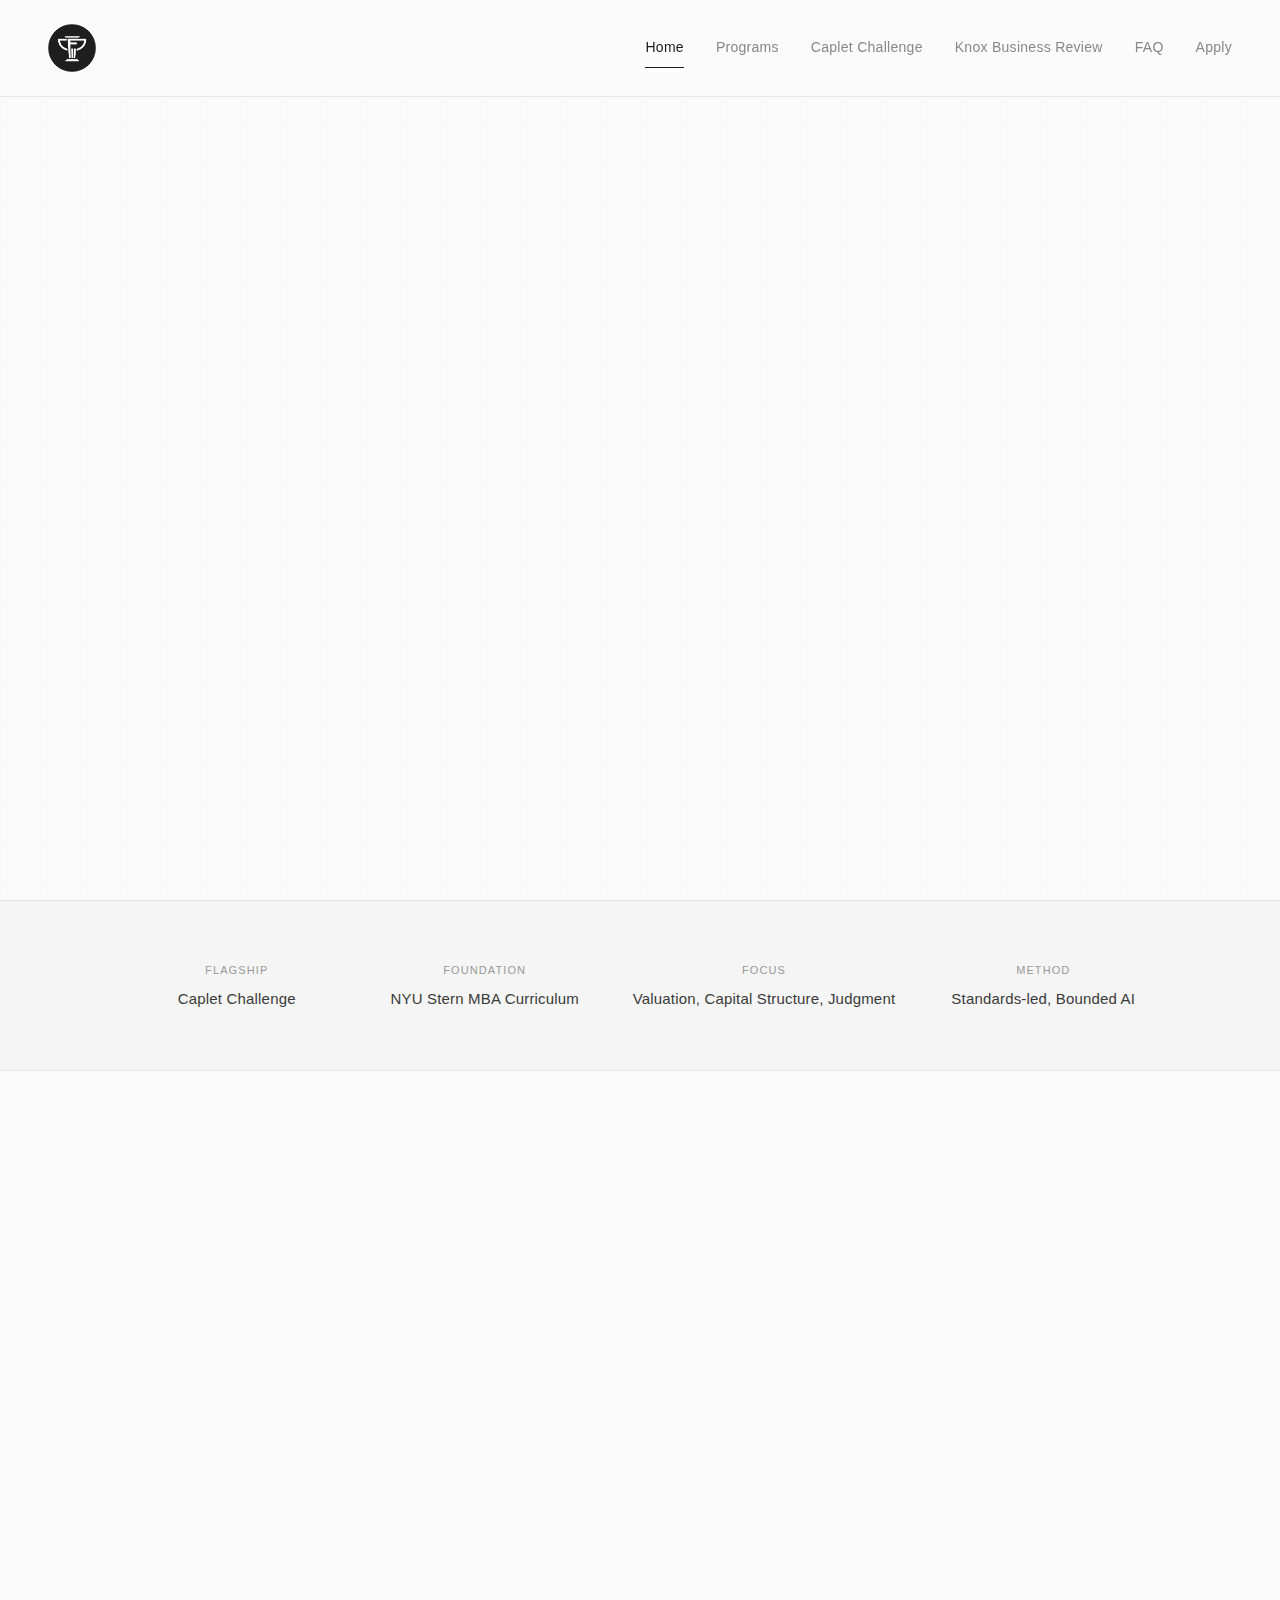
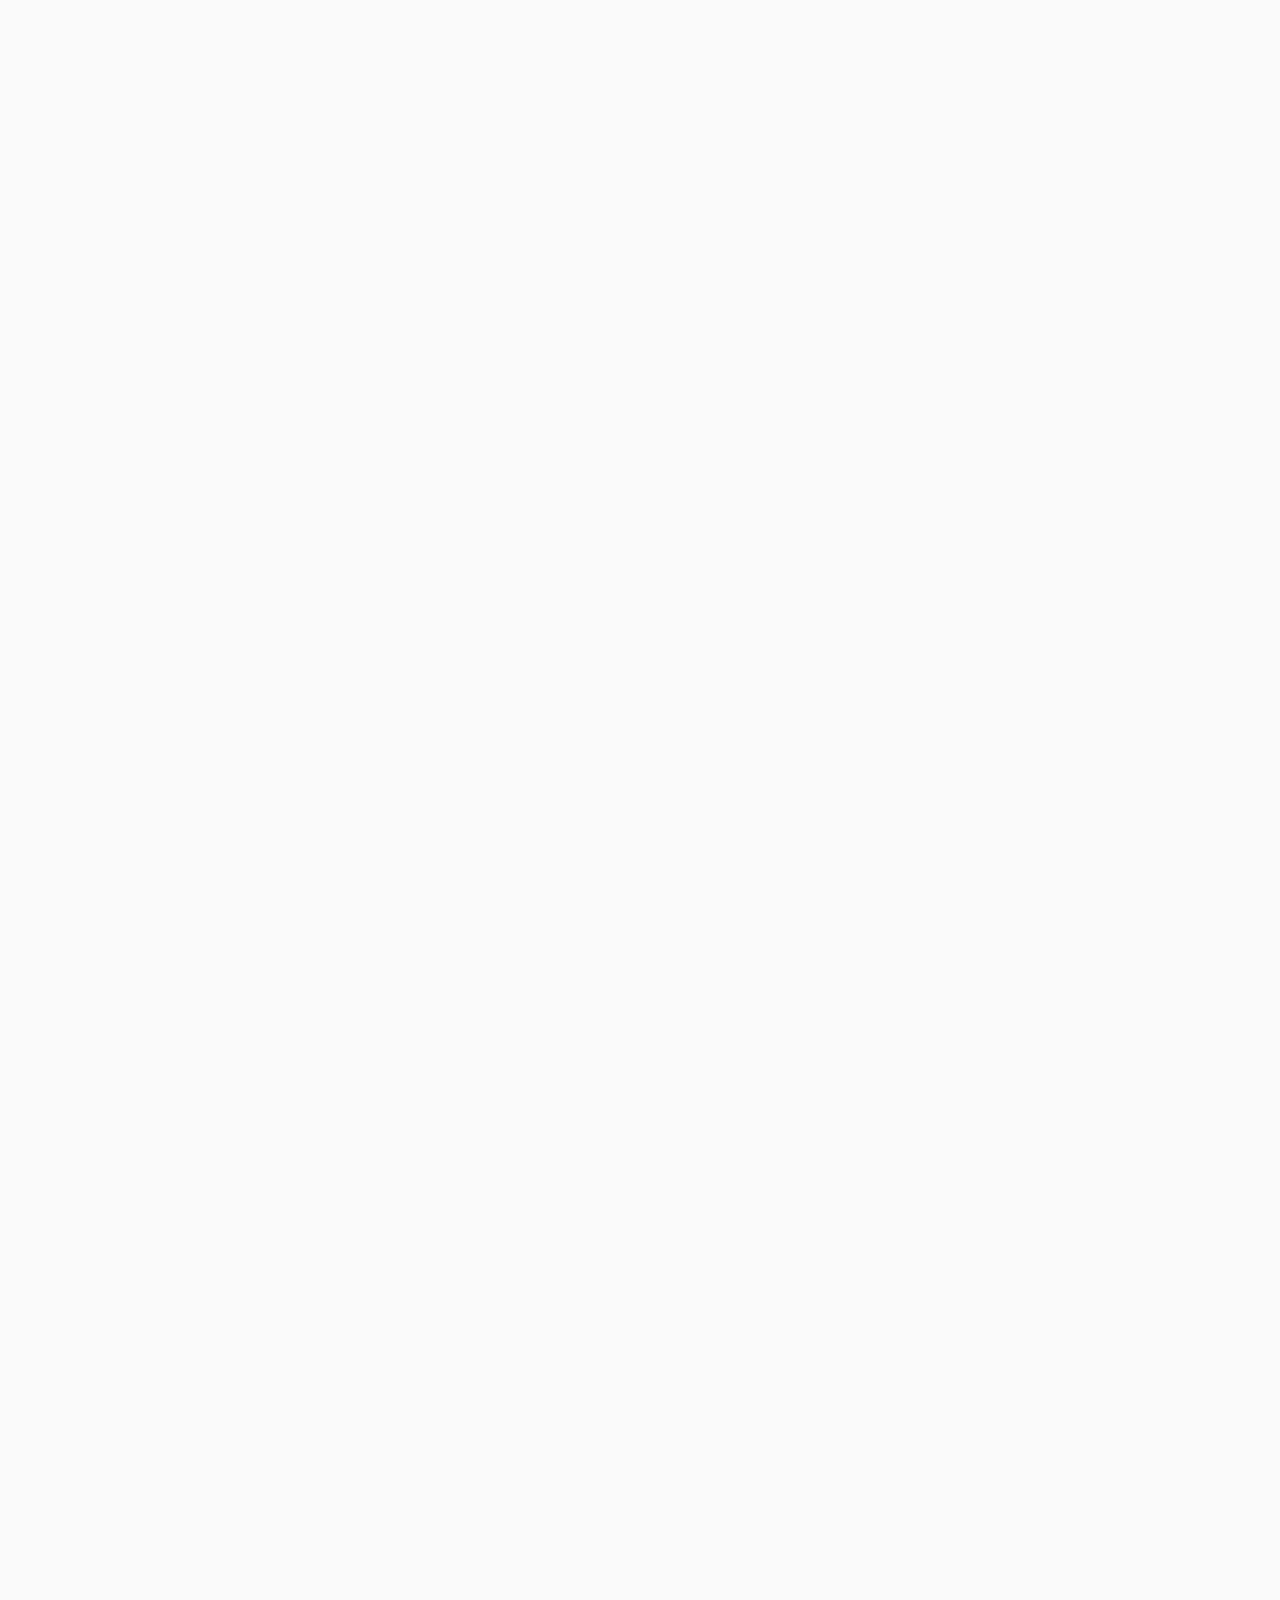
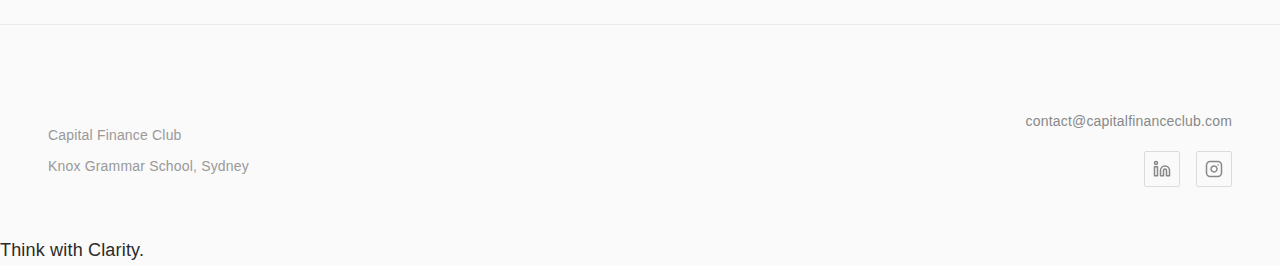
<file: index.html>
<!DOCTYPE html>
<html lang="en">

<head>
    <script>document.documentElement.classList.add('js');</script>
    <meta charset="UTF-8">
    <meta name="viewport" content="width=device-width, initial-scale=1.0">
    <title>Capital Finance Club</title>
    <meta name="description"
        content="A student-led corporate finance organization at Knox Grammar School. Standards-driven education in valuation, judgment, and defensible reasoning.">

    <!-- Canonical URL -->
    <link rel="canonical" href="https://capitalfinanceclub.com/">

    <!-- Open Graph / Social Sharing -->
    <meta property="og:type" content="website">
    <meta property="og:url" content="https://capitalfinanceclub.com/">
    <meta property="og:title" content="Capital Finance Club">
    <meta property="og:description"
        content="A student-led corporate finance organization at Knox Grammar School. Standards-driven education in valuation, judgment, and defensible reasoning.">
    <meta property="og:image" content="https://capitalfinanceclub.com/cfc-logo.png">

    <!-- Twitter Card -->
    <meta name="twitter:card" content="summary">
    <meta name="twitter:title" content="Capital Finance Club">
    <meta name="twitter:description"
        content="A student-led corporate finance organization at Knox Grammar School. Standards-driven education in valuation, judgment, and defensible reasoning.">
    <meta name="twitter:image" content="https://capitalfinanceclub.com/cfc-logo.png">

    <link rel="icon" type="image/png" href="cfc-logo.png">
    <link rel="stylesheet" href="index.css?v=3.0">
</head>

<body>
    <!-- Navigation -->
    <nav id="main-navigation" class="navigation">
        <div class="nav-container">
            <a href="index.html" class="nav-wordmark">
                <img src="cfc-logo.png" alt="Capital Finance Club" class="logo">
            </a>
            <div class="nav-links">
                <a href="index.html" class="nav-link active">Home</a>
                <a href="programs.html" class="nav-link">Programs</a>
                <a href="caplet-challenge.html" class="nav-link">Caplet Challenge</a>
                <a href="knox-business-review.html" class="nav-link">Knox Business Review</a>
                <a href="faq.html" class="nav-link">FAQ</a>
                <a href="https://form.typeform.com/to/L8s0GFUy" class="nav-link nav-apply" target="_blank"
                    rel="noopener noreferrer">Apply</a>
            </div>
        </div>
    </nav>

    <!-- Hero Section -->
    <section id="hero" class="hero">
        <div class="hero-content" style="text-align: center;">
            <h1 class="hero-headline">Welcome to Capital Finance Club</h1>
            <p class="institutional-descriptor">A student-led corporate finance organization at Knox Grammar School,
                focused on valuation, judgment, and defensible reasoning.</p>
            <div class="hero-actions">
                <a href="https://form.typeform.com/to/L8s0GFUy" class="btn btn-primary" target="_blank"
                    rel="noopener noreferrer">Apply Now</a>
                <a href="programs.html" class="btn btn-secondary">Explore Programs</a>
            </div>
        </div>
    </section>

    <!-- Orientation Band -->
    <section class="orientation-band">
        <div class="section-container">
            <div class="orientation-items">
                <div class="orientation-item">
                    <span class="orientation-label">Flagship</span>
                    <span class="orientation-value">Caplet Challenge</span>
                </div>
                <div class="orientation-item">
                    <span class="orientation-label">Foundation</span>
                    <span class="orientation-value">NYU Stern MBA Curriculum</span>
                </div>
                <div class="orientation-item">
                    <span class="orientation-label">Focus</span>
                    <span class="orientation-value">Valuation, Capital Structure, Judgment</span>
                </div>
                <div class="orientation-item">
                    <span class="orientation-label">Method</span>
                    <span class="orientation-value">Standards-led, Bounded AI</span>
                </div>
            </div>
        </div>
    </section>

    <!-- About Section -->
    <section id="about" class="content-section">
        <div class="section-container">
            <h2 class="section-heading">About the Club</h2>
            <p class="section-text">Capital Finance Club is a formally registered co-curricular organization at Knox
                Grammar School focused on teaching students how to think clearly about corporate finance decisions.
                We emphasize structured reasoning, explicit assumptions, and professional standards over rote
                memorization.</p>
            <p class="section-text">Our curriculum is adapted from Professor Aswath Damodaran's NYU Stern MBA Corporate
                Finance course (Spring 2025), providing a rigorous academic foundation reframed for secondary students
                with no prior exposure to finance. The course emphasizes conceptual understanding over technical
                mechanics.</p>
        </div>
    </section>

    <!-- Programs Overview -->
    <section id="programs-overview" class="content-section">
        <div class="section-container">
            <h2 class="section-heading">What We Offer</h2>
            <div class="grid-3">
                <div class="grid-item">
                    <span class="flagship-label">Weekly</span>
                    <h3>Educational Sessions</h3>
                    <p>Concept sessions on valuation, risk, and capital structure. Case walkthroughs covering M&A deals
                        and restructuring. Guest speakers from institutions like PIMCO.</p>
                </div>
                <div class="grid-item">
                    <span class="flagship-label">Competition</span>
                    <h3>Caplet Challenge</h3>
                    <p>Our flagship applied competition where students analyze real ASX-listed companies and produce
                        investment recommendations. Judged on reasoning quality, not predetermined outcomes.</p>
                </div>
                <div class="grid-item">
                    <span class="flagship-label">Publication</span>
                    <h3>Knox Business Review</h3>
                    <p>The club's flagship publication featuring student research, analysis, and commentary—bridging
                        finance theory and real-world practice.</p>
                </div>
            </div>
        </div>
    </section>

    <!-- Standards Section -->
    <section id="standards" class="content-section">
        <div class="section-container">
            <h2 class="section-heading">Our Standards</h2>
            <p class="section-text">We operate with a "standards-first" philosophy. This isn't tutoring, exam prep,
                or stock-picking discussion. We treat students as analysts and thinkers, not content consumers.</p>
            <ul class="standards-list">
                <li>Assumptions must be explicit and tied to identifiable business drivers</li>
                <li>Valuations must include sensitivity analysis on thesis-critical inputs</li>
                <li>Claims must be supported by public, reproducible sources</li>
                <li>Recommendations must withstand questioning and direct contradiction</li>
                <li>All quantitative inputs must be traceable to disclosed data</li>
            </ul>
        </div>
    </section>

    <!-- Apply Section -->
    <section id="apply" class="content-section">
        <div class="section-container">
            <p class="section-text apply-text">Participation is selective. Applications are reviewed on a rolling basis.
                <a href="https://form.typeform.com/to/L8s0GFUy" target="_blank" rel="noopener noreferrer"
                    class="apply-link">Apply for participation →</a>
            </p>
        </div>
    </section>

    <footer class="site-footer">
        <div class="footer-container">
            <div class="footer-info">
                <p>Capital Finance Club</p>
                <p>Knox Grammar School, Sydney</p>
            </div>
            <div class="footer-right">
                <div class="footer-contact">
                    <a href="mailto:contact@capitalfinanceclub.com">contact@capitalfinanceclub.com</a>
                </div>
                <div class="footer-socials">
                    <a href="https://linkedin.com/company/capital-finance-club/" target="_blank"
                        rel="noopener noreferrer" class="social-link" aria-label="LinkedIn">
                        <svg xmlns="http://www.w3.org/2000/svg" width="18" height="18" viewBox="0 0 24 24" fill="none"
                            stroke="currentColor" stroke-width="2" stroke-linecap="round" stroke-linejoin="round">
                            <path d="M16 8a6 6 0 0 1 6 6v7h-4v-7a2 2 0 0 0-2-2 2 2 0 0 0-2 2v7h-4v-7a6 6 0 0 1 6-6z">
                            </path>
                            <rect x="2" y="9" width="4" height="12"></rect>
                            <circle cx="4" cy="4" r="2"></circle>
                        </svg>
                    </a>
                    <a href="https://www.instagram.com/cfc.knox/" target="_blank" rel="noopener noreferrer"
                        class="social-link" aria-label="Instagram">
                        <svg xmlns="http://www.w3.org/2000/svg" width="18" height="18" viewBox="0 0 24 24" fill="none"
                            stroke="currentColor" stroke-width="2" stroke-linecap="round" stroke-linejoin="round">
                            <rect x="2" y="2" width="20" height="20" rx="5" ry="5"></rect>
                            <path d="M16 11.37A4 4 0 1 1 12.63 8 4 4 0 0 1 16 11.37z"></path>
                            <line x1="17.5" y1="6.5" x2="17.51" y2="6.5"></line>
                        </svg>
                    </a>
                </div>
            </div>
        </div>
    </footer>

    <div class="decorative-bottomline">Think with Clarity.</div>

    <script src="script.js?v=3.0"></script>
</body>

</html>
</file>
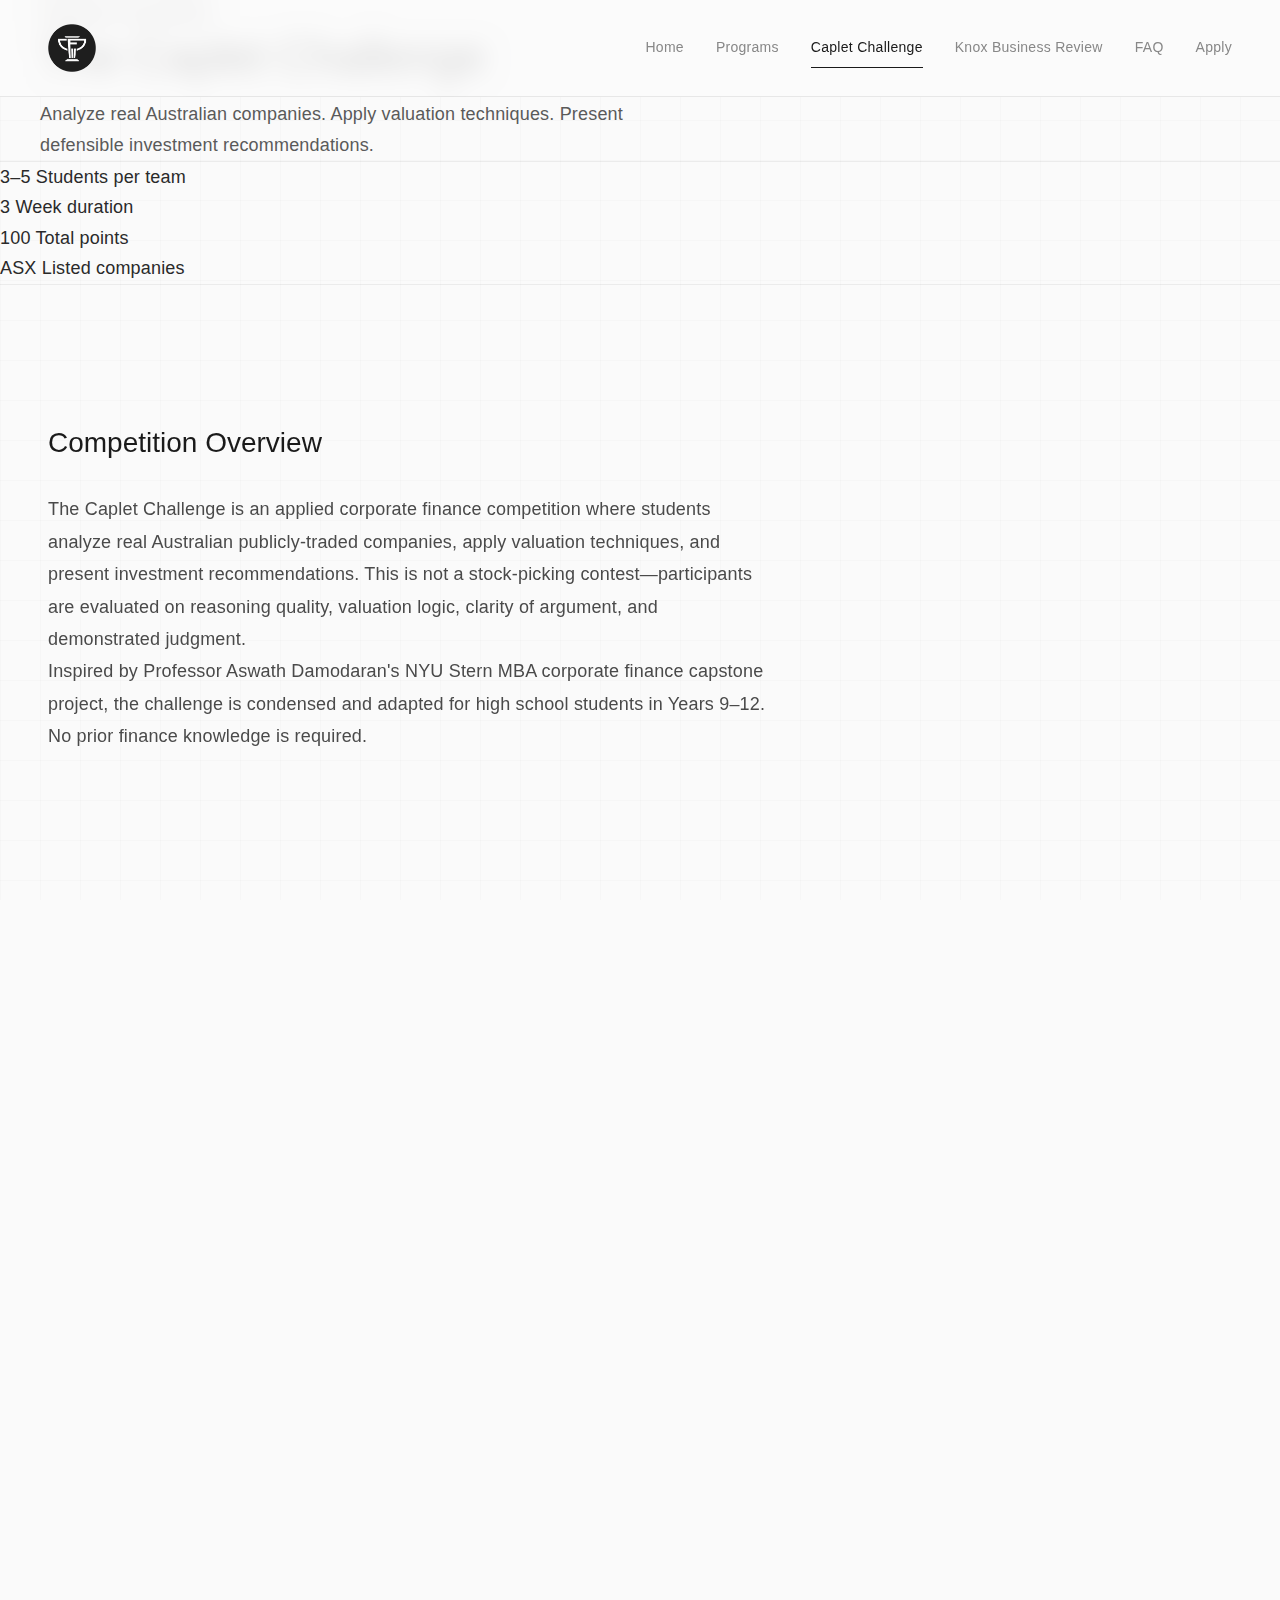
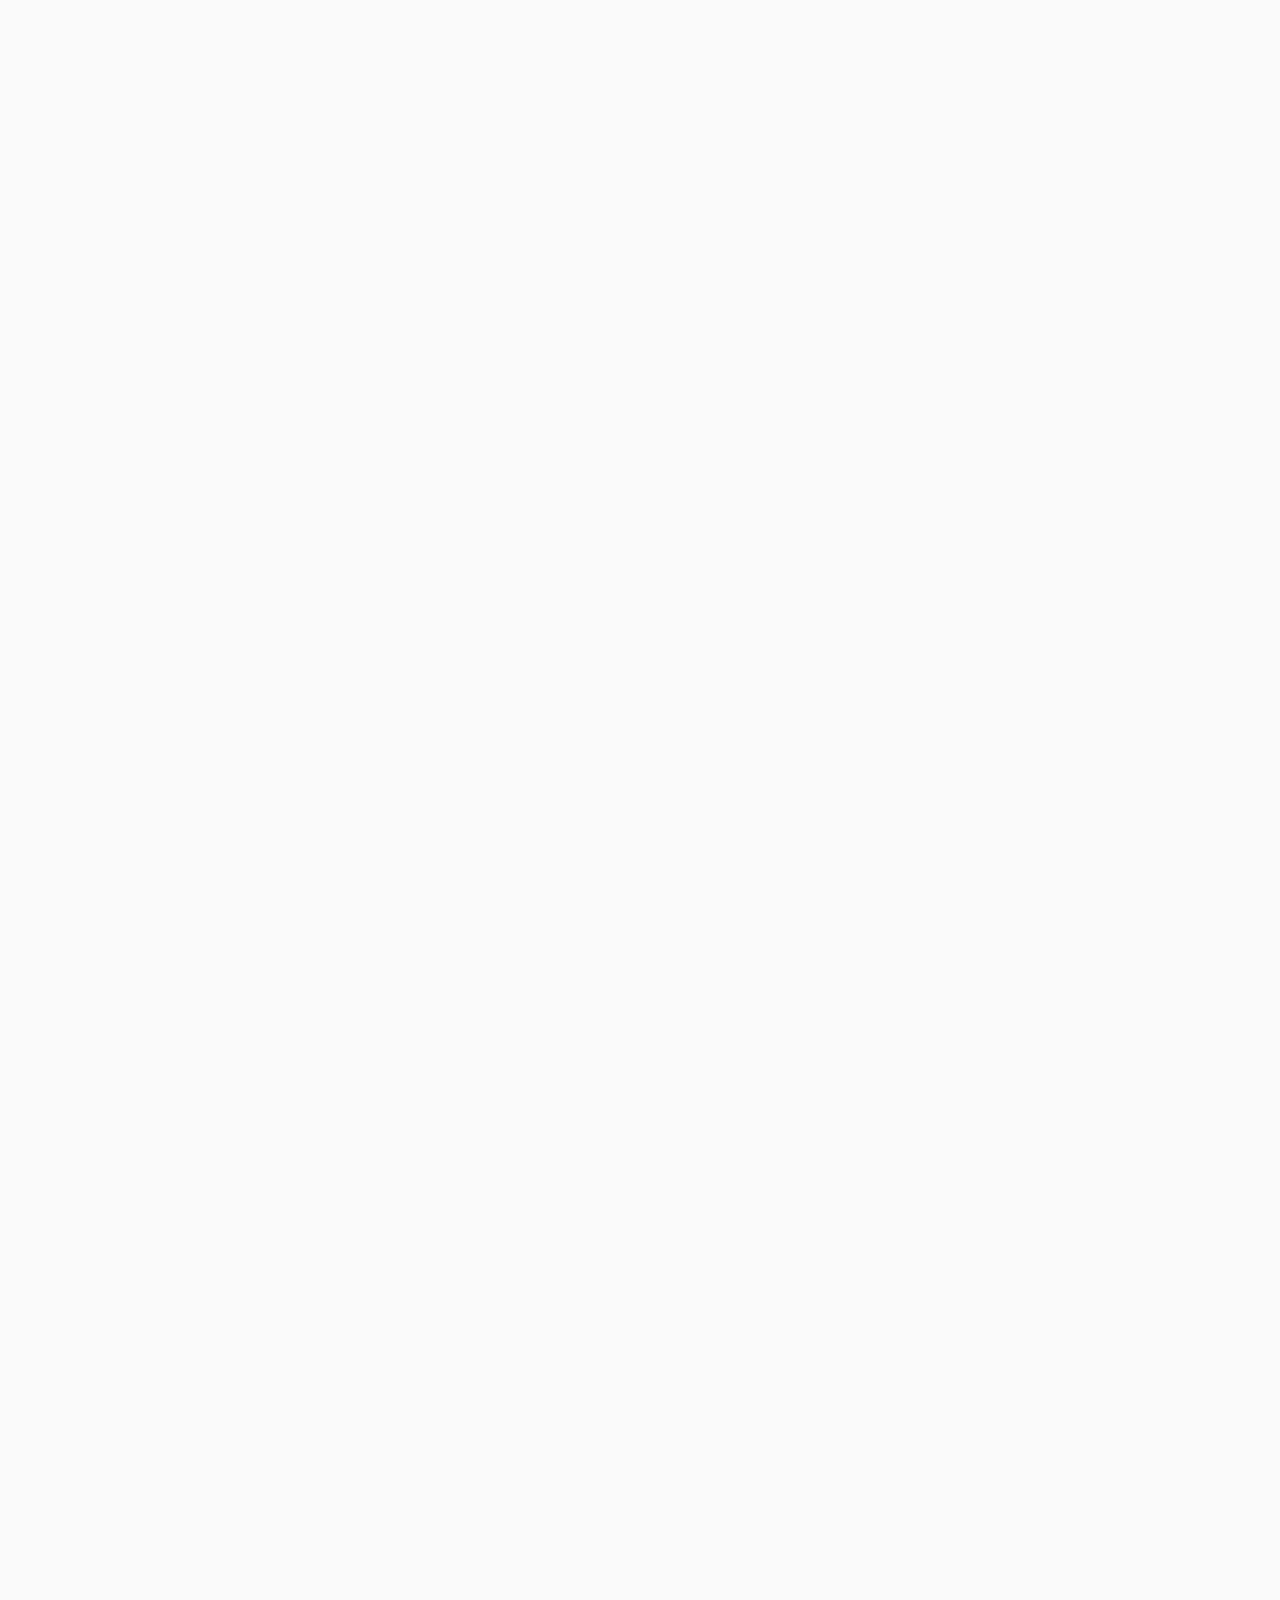
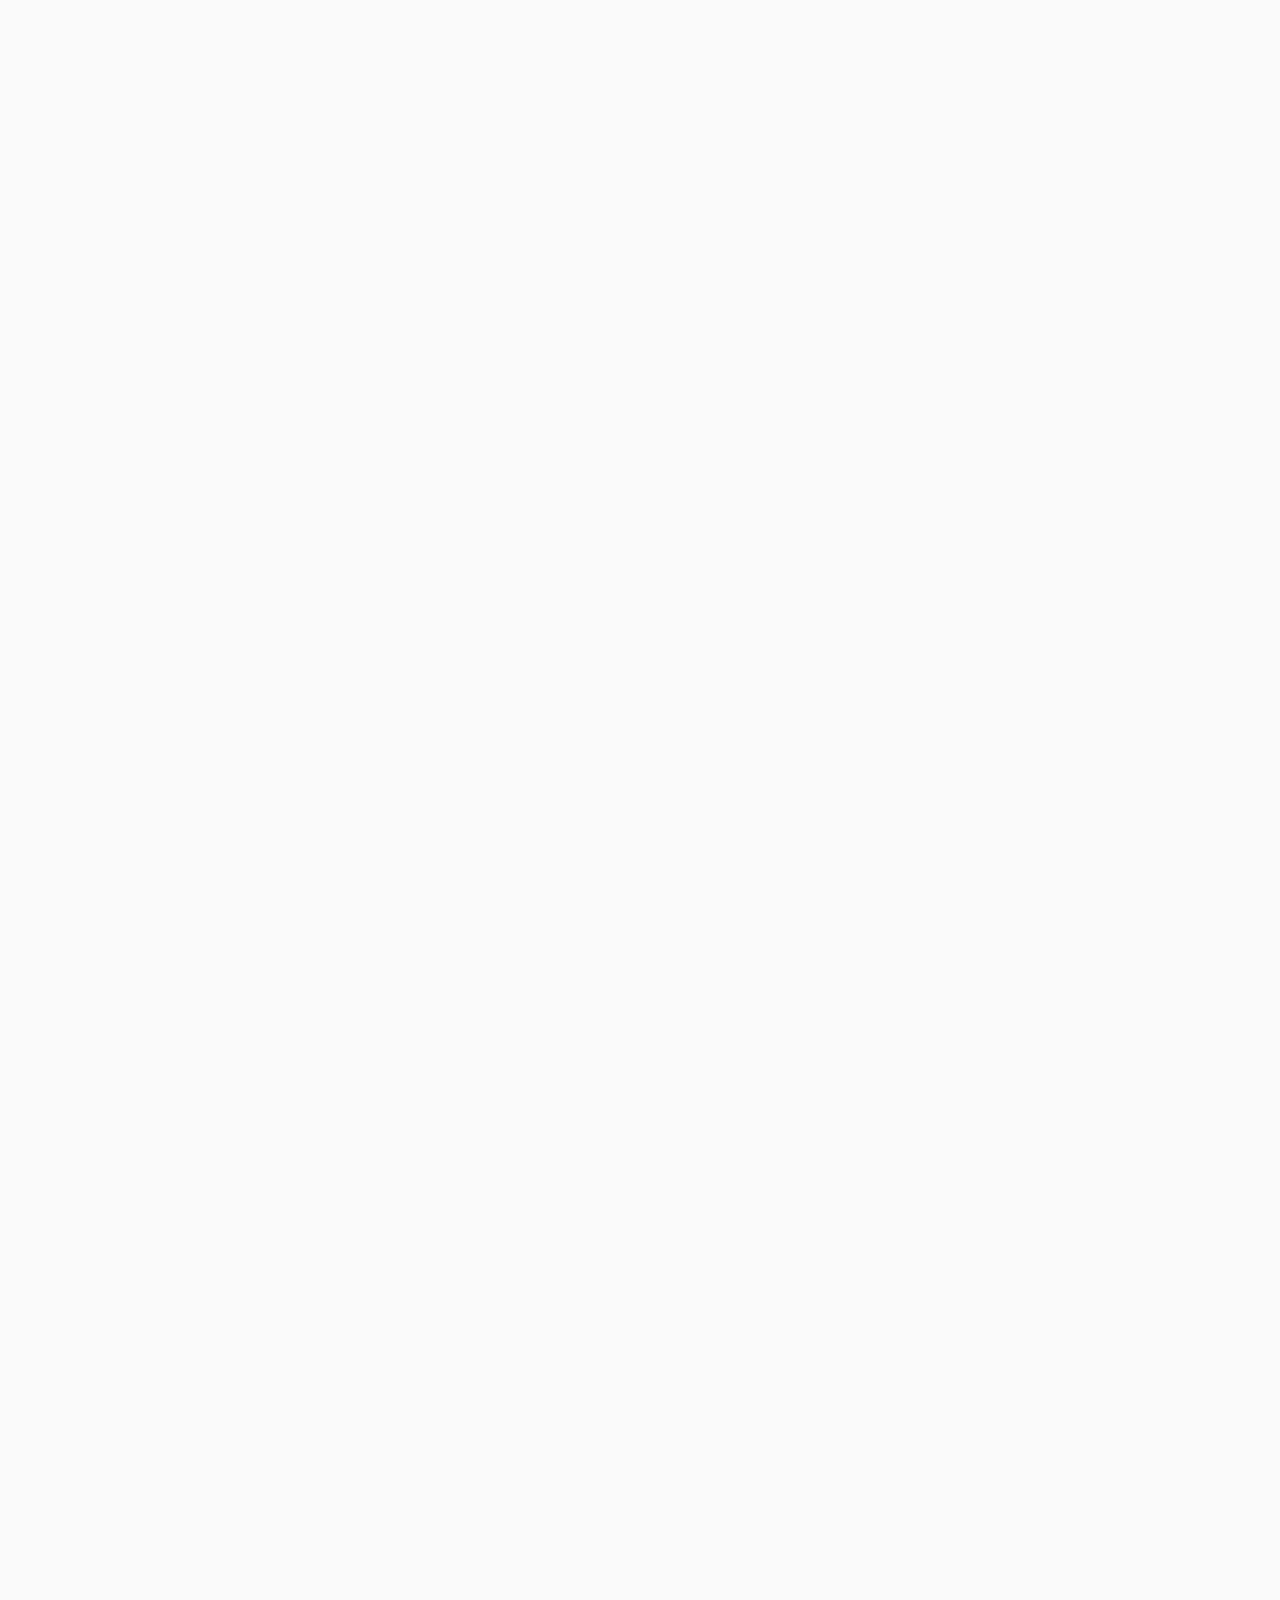
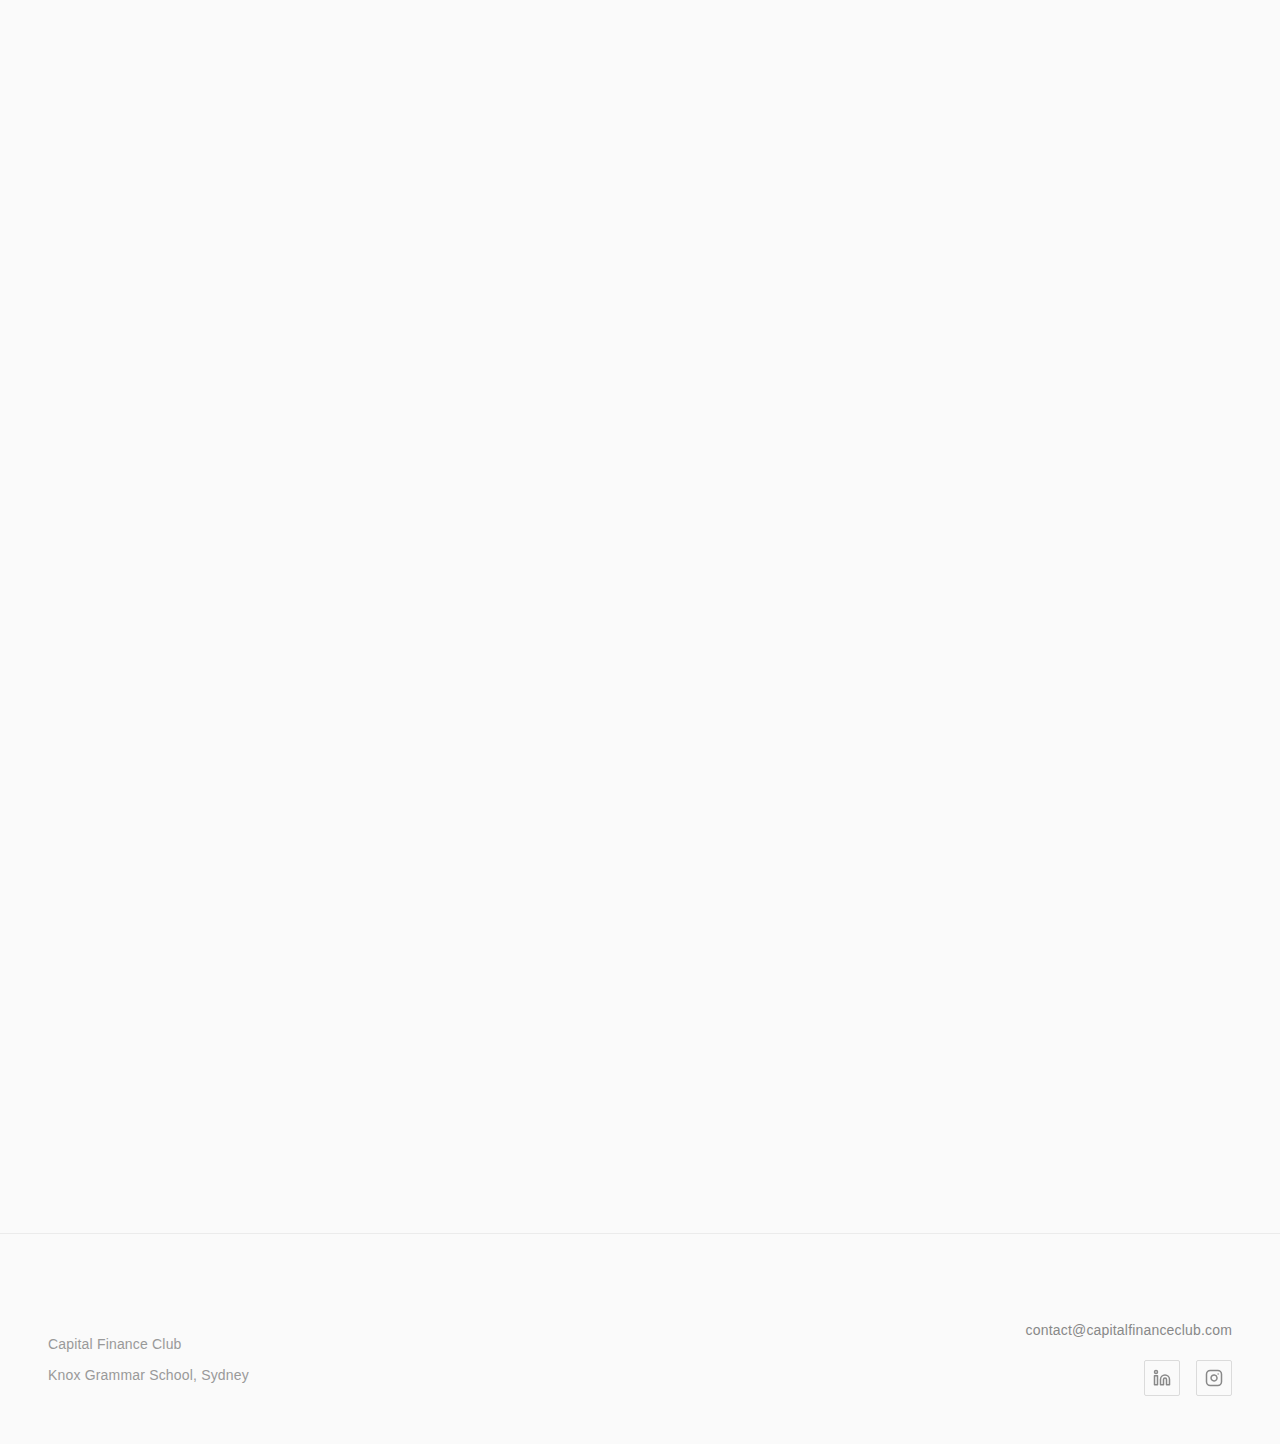
<file: caplet-challenge.html>
<!DOCTYPE html>
<html lang="en">

<head>
    <script>document.documentElement.classList.add('js');</script>
    <meta charset="UTF-8">
    <meta name="viewport" content="width=device-width, initial-scale=1.0">
    <title>Caplet Challenge – Capital Finance Club</title>
    <meta name="description"
        content="A high school corporate finance competition analyzing real ASX-listed companies. Teams produce investment recommendations judged on reasoning quality, not outcomes.">

    <!-- Canonical URL -->
    <link rel="canonical" href="https://capitalfinanceclub.com/caplet-challenge.html">

    <!-- Open Graph / Social Sharing -->
    <meta property="og:type" content="website">
    <meta property="og:url" content="https://capitalfinanceclub.com/caplet-challenge.html">
    <meta property="og:title" content="Caplet Challenge – Capital Finance Club">
    <meta property="og:description"
        content="A high school corporate finance competition analyzing real ASX-listed companies. Teams produce investment recommendations judged on reasoning quality, not outcomes.">
    <meta property="og:image" content="https://capitalfinanceclub.com/cfc-logo.png">

    <!-- Twitter Card -->
    <meta name="twitter:card" content="summary">
    <meta name="twitter:title" content="Caplet Challenge – Capital Finance Club">
    <meta name="twitter:description"
        content="A high school corporate finance competition analyzing real ASX-listed companies. Teams produce investment recommendations judged on reasoning quality, not outcomes.">
    <meta name="twitter:image" content="https://capitalfinanceclub.com/cfc-logo.png">

    <link rel="icon" type="image/png" href="cfc-logo.png">
    <link rel="stylesheet" href="index.css?v=3.0">
</head>

<body>
    <!-- Navigation -->
    <nav id="main-navigation" class="navigation">
        <div class="nav-container">
            <a href="index.html" class="nav-wordmark">
                <img src="cfc-logo.png" alt="Capital Finance Club" class="logo">
            </a>
            <div class="nav-links">
                <a href="index.html" class="nav-link">Home</a>
                <a href="programs.html" class="nav-link">Programs</a>
                <a href="caplet-challenge.html" class="nav-link active">Caplet Challenge</a>
                <a href="knox-business-review.html" class="nav-link">Knox Business Review</a>
                <a href="faq.html" class="nav-link">FAQ</a>
                <a href="https://form.typeform.com/to/L8s0GFUy" class="nav-link nav-apply" target="_blank"
                    rel="noopener noreferrer">Apply</a>
            </div>
        </div>
    </nav>

    <!-- Competition Hero -->
    <section class="competition-hero">
        <div class="section-container">
            <span class="competition-badge">Flagship Competition</span>
            <h1 class="page-title">The Caplet Challenge</h1>
            <p class="page-subtitle">Analyze real Australian companies. Apply valuation techniques.
                Present defensible investment recommendations.</p>
        </div>
    </section>

    <!-- Stats Band -->
    <section class="stats-band">
        <div class="stats-grid">
            <div class="stat-item">
                <span class="stat-value">3–5</span>
                <span class="stat-label">Students per team</span>
            </div>
            <div class="stat-item">
                <span class="stat-value">3</span>
                <span class="stat-label">Week duration</span>
            </div>
            <div class="stat-item">
                <span class="stat-value">100</span>
                <span class="stat-label">Total points</span>
            </div>
            <div class="stat-item">
                <span class="stat-value">ASX</span>
                <span class="stat-label">Listed companies</span>
            </div>
        </div>
    </section>

    <!-- Overview Section -->
    <section id="overview" class="content-section">
        <div class="section-container">
            <h2 class="section-heading">Competition Overview</h2>
            <p class="section-text">The Caplet Challenge is an applied corporate finance competition where students
                analyze real Australian publicly-traded companies, apply valuation techniques, and present investment
                recommendations. This is not a stock-picking contest—participants are evaluated on reasoning quality,
                valuation logic, clarity of argument, and demonstrated judgment.</p>
            <p class="section-text">Inspired by Professor Aswath Damodaran's NYU Stern MBA corporate finance capstone
                project, the challenge is condensed and adapted for high school students in Years 9–12. No prior
                finance knowledge is required.</p>
        </div>
    </section>

    <!-- Format Section -->
    <section id="format" class="content-section">
        <div class="section-container">
            <h2 class="section-heading">Competition Format</h2>

            <div class="program-meta">
                <div class="meta-item">
                    <span class="meta-label">Team Size</span>
                    <span class="meta-value">3–5 students (4 recommended). Teams can be mixed across year levels.</span>
                </div>
                <div class="meta-item">
                    <span class="meta-label">Duration</span>
                    <span class="meta-value">3-week internal competition (condensed curriculum sprint)</span>
                </div>
                <div class="meta-item">
                    <span class="meta-label">Sector Focus</span>
                    <span class="meta-value">Each year focuses on a specific sector for fair comparison</span>
                </div>
            </div>

            <div class="program-description">
                <p>Teams act as the "Knox Student Investment Committee" with a hypothetical $10 million to invest
                    in a company for 12–24 months. You'll select from eligible ASX-listed companies within the
                    designated sector and produce a comprehensive investment thesis.</p>
            </div>

            <h3 class="subsection-heading">Deliverables</h3>
            <ul class="criteria-list">
                <li>15-minute live presentation with 5-minute Q&A, OR</li>
                <li>15–20 page written investment thesis report</li>
                <li>Financial model (Excel) with valuation workings</li>
                <li>Supporting slide deck for presentation</li>
            </ul>

            <h3 class="subsection-heading">Company Eligibility</h3>
            <ul class="criteria-list">
                <li>Publicly traded on ASX for more than 1 year</li>
                <li>Public financial statements available</li>
                <li>No banks, financial institutions, or REITs (complex capital structures)</li>
                <li>No money-losing companies (advanced valuation required)</li>
            </ul>
        </div>
    </section>

    <!-- Judging Section -->
    <section id="judging" class="content-section flagship-section">
        <div class="section-container">
            <span class="flagship-badge">Evaluation Criteria</span>
            <h2 class="section-heading">Judging Framework</h2>
            <p class="section-text">There are no "correct" answers. You are evaluated on the quality of your
                reasoning, not alignment with a predetermined outcome.</p>

            <div class="judging-grid">
                <div class="judging-item">
                    <span class="judging-points">30 pts</span>
                    <h4>Technical Accuracy</h4>
                    <p>Correct application of valuation formulas, WACC calculations, and financial metrics</p>
                </div>
                <div class="judging-item">
                    <span class="judging-points">25 pts</span>
                    <h4>Analytical Depth</h4>
                    <p>Quality of insights, comparative analysis, and sensitivity testing on key assumptions</p>
                </div>
                <div class="judging-item">
                    <span class="judging-points">20 pts</span>
                    <h4>Communication</h4>
                    <p>Professional formatting, logical flow, and clear presentation of complex ideas</p>
                </div>
                <div class="judging-item">
                    <span class="judging-points">15 pts</span>
                    <h4>Recommendations</h4>
                    <p>Realistic strategic implementation and defensible investment thesis</p>
                </div>
                <div class="judging-item">
                    <span class="judging-points">10 pts</span>
                    <h4>Creativity</h4>
                    <p>Innovative research approaches and advanced tool usage beyond basic requirements</p>
                </div>
            </div>
        </div>
    </section>

    <!-- Prizes Section -->
    <section id="prizes" class="content-section">
        <div class="section-container">
            <h2 class="section-heading">Prizes & Recognition</h2>

            <div class="prizes-grid">
                <div class="prize-item first-place">
                    <span class="prize-place">1st Place</span>
                    <h4>Knox Finance Champion</h4>
                    <ul class="prize-list">
                        <li>Knox Finance Champion Trophy</li>
                        <li>Mentorship session with finance professional</li>
                        <li>Individual certificates</li>
                        <li>Book prize (The Intelligent Investor or Investment Valuation)</li>
                    </ul>
                </div>
                <div class="prize-item">
                    <span class="prize-place">2nd Place</span>
                    <h4>Runner-Up</h4>
                    <ul class="prize-list">
                        <li>Individual certificates</li>
                        <li>Newsletter feature</li>
                        <li>Gift cards</li>
                    </ul>
                </div>
                <div class="prize-item">
                    <span class="prize-place">3rd Place</span>
                    <h4>Finalist</h4>
                    <ul class="prize-list">
                        <li>Individual certificates</li>
                        <li>Newsletter feature</li>
                    </ul>
                </div>
            </div>

            <h3 class="subsection-heading">Special Awards</h3>
            <ul class="criteria-list">
                <li>Best Technical Analysis</li>
                <li>Best Presentation</li>
                <li>Best Team Collaboration</li>
            </ul>
        </div>
    </section>

    <!-- Resources Section -->
    <section id="resources" class="content-section">
        <div class="section-container">
            <h2 class="section-heading">Resources Provided</h2>
            <p class="section-text">Knox provides professional-grade, branded templates to ensure consistency
                and support rigorous analysis.</p>

            <div class="resource-grid">
                <div class="resource-item">
                    <h3>Modeling Templates</h3>
                    <p>WACC Calculator with industry beta database, ROE/ROC Analyzer, Capital Structure Optimizer,
                        Dividend Policy Template, and DCF Valuation Model</p>
                </div>
                <div class="resource-item">
                    <h3>Data Support</h3>
                    <p>Curated data packages including 3 years of financials, stock history, and industry benchmarks</p>
                </div>
                <div class="resource-item">
                    <h3>Training Workshops</h3>
                    <p>Week 1 workshops on Yahoo Finance, SEC EDGAR, and Damodaran Data navigation</p>
                </div>
                <div class="resource-item">
                    <h3>Caplet Education Portal</h3>
                    <p>Access to live stock data, financial statements, and valuation templates</p>
                </div>
            </div>
        </div>
    </section>

    <!-- AI Policy Section -->
    <section id="ai-policy" class="content-section">
        <div class="section-container">
            <h2 class="section-heading">AI Policy</h2>
            <div class="ai-policy">
                <p>AI tools (e.g., ChatGPT) are permitted but bounded. You may use them for:</p>
                <ul class="criteria-list">
                    <li>Summarizing annual reports and research</li>
                    <li>Checking model logic and calculations</li>
                    <li>Generating scenarios and stress tests</li>
                    <li>Formatting assistance</li>
                </ul>
                <p>However, AI is <strong>forbidden</strong> for fabricating data or replacing independent judgment.
                The analysis, valuation logic, and final recommendation must reflect your own thinking.</p>
                <p class="enforcement-text">All AI use must be disclosed. Conclusions must be independently defensible
                    when questioned. Random integrity checks and oral defense may be used to verify original reasoning.
                </p>
            </div>
        </div>
    </section>

    <!-- Apply Section -->
    <section id="apply" class="content-section">
        <div class="section-container">
            <p class="section-text apply-text">Ready to compete? Join Capital Finance Club to participate in the next the Caplet Challenge.
                <a href="https://form.typeform.com/to/L8s0GFUy" target="_blank" rel="noopener noreferrer"
                    class="apply-link">Apply for membership →</a>
            </p>
        </div>
    </section>

    <footer class="site-footer">
        <div class="footer-container">
            <div class="footer-info">
                <p>Capital Finance Club</p>
                <p>Knox Grammar School, Sydney</p>
            </div>
            <div class="footer-right">
                <div class="footer-contact">
                    <a href="mailto:contact@capitalfinanceclub.com">contact@capitalfinanceclub.com</a>
                </div>
                <div class="footer-socials">
                    <a href="https://linkedin.com/company/capital-finance-club/" target="_blank"
                        rel="noopener noreferrer" class="social-link" aria-label="LinkedIn">
                        <svg xmlns="http://www.w3.org/2000/svg" width="18" height="18" viewBox="0 0 24 24" fill="none"
                            stroke="currentColor" stroke-width="2" stroke-linecap="round" stroke-linejoin="round">
                            <path d="M16 8a6 6 0 0 1 6 6v7h-4v-7a2 2 0 0 0-2-2 2 2 0 0 0-2 2v7h-4v-7a6 6 0 0 1 6-6z">
                            </path>
                            <rect x="2" y="9" width="4" height="12"></rect>
                            <circle cx="4" cy="4" r="2"></circle>
                        </svg>
                    </a>
                    <a href="https://www.instagram.com/cfc.finance27/" target="_blank" rel="noopener noreferrer"
                        class="social-link" aria-label="Instagram">
                        <svg xmlns="http://www.w3.org/2000/svg" width="18" height="18" viewBox="0 0 24 24" fill="none"
                            stroke="currentColor" stroke-width="2" stroke-linecap="round" stroke-linejoin="round">
                            <rect x="2" y="2" width="20" height="20" rx="5" ry="5"></rect>
                            <path d="M16 11.37A4 4 0 1 1 12.63 8 4 4 0 0 1 16 11.37z"></path>
                            <line x1="17.5" y1="6.5" x2="17.51" y2="6.5"></line>
                        </svg>
                    </a>
                </div>
            </div>
        </div>
    </footer>

    <script src="script.js?v=3.0"></script>
</body>

</html>
</file>
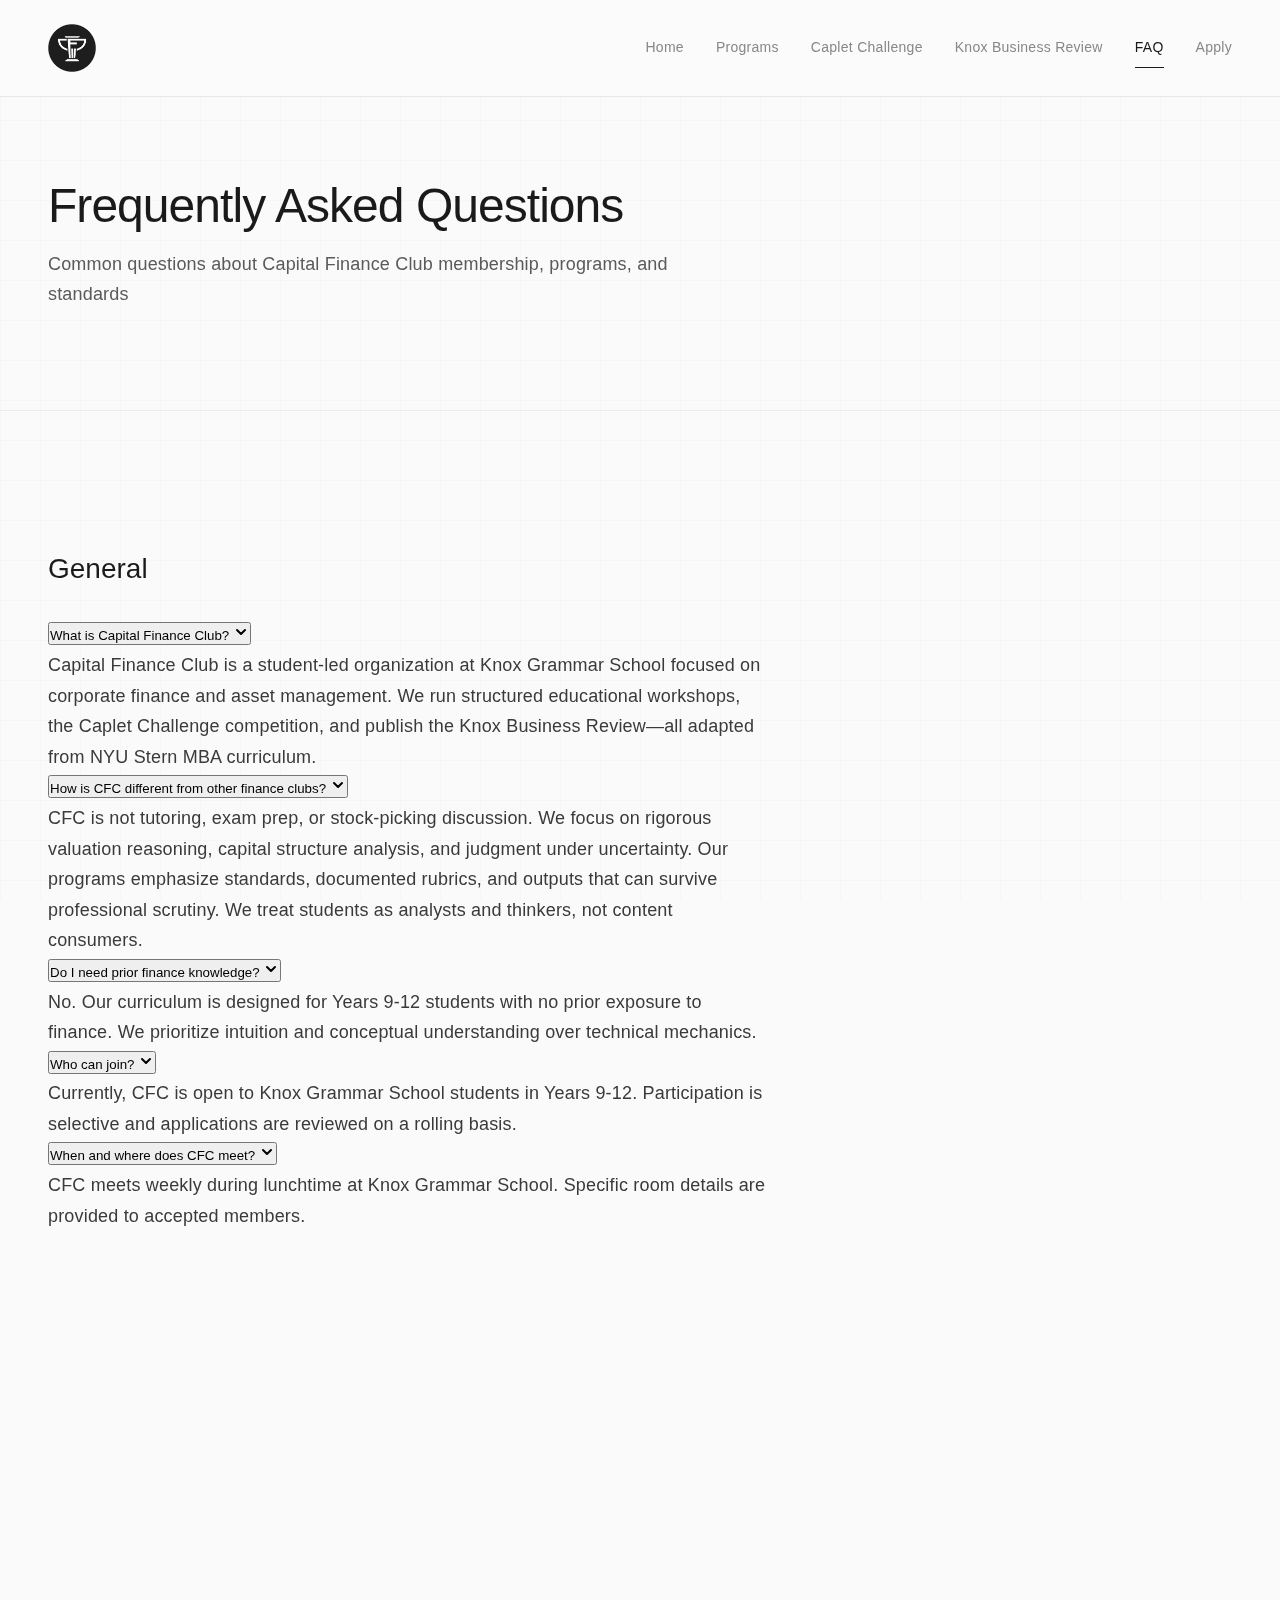
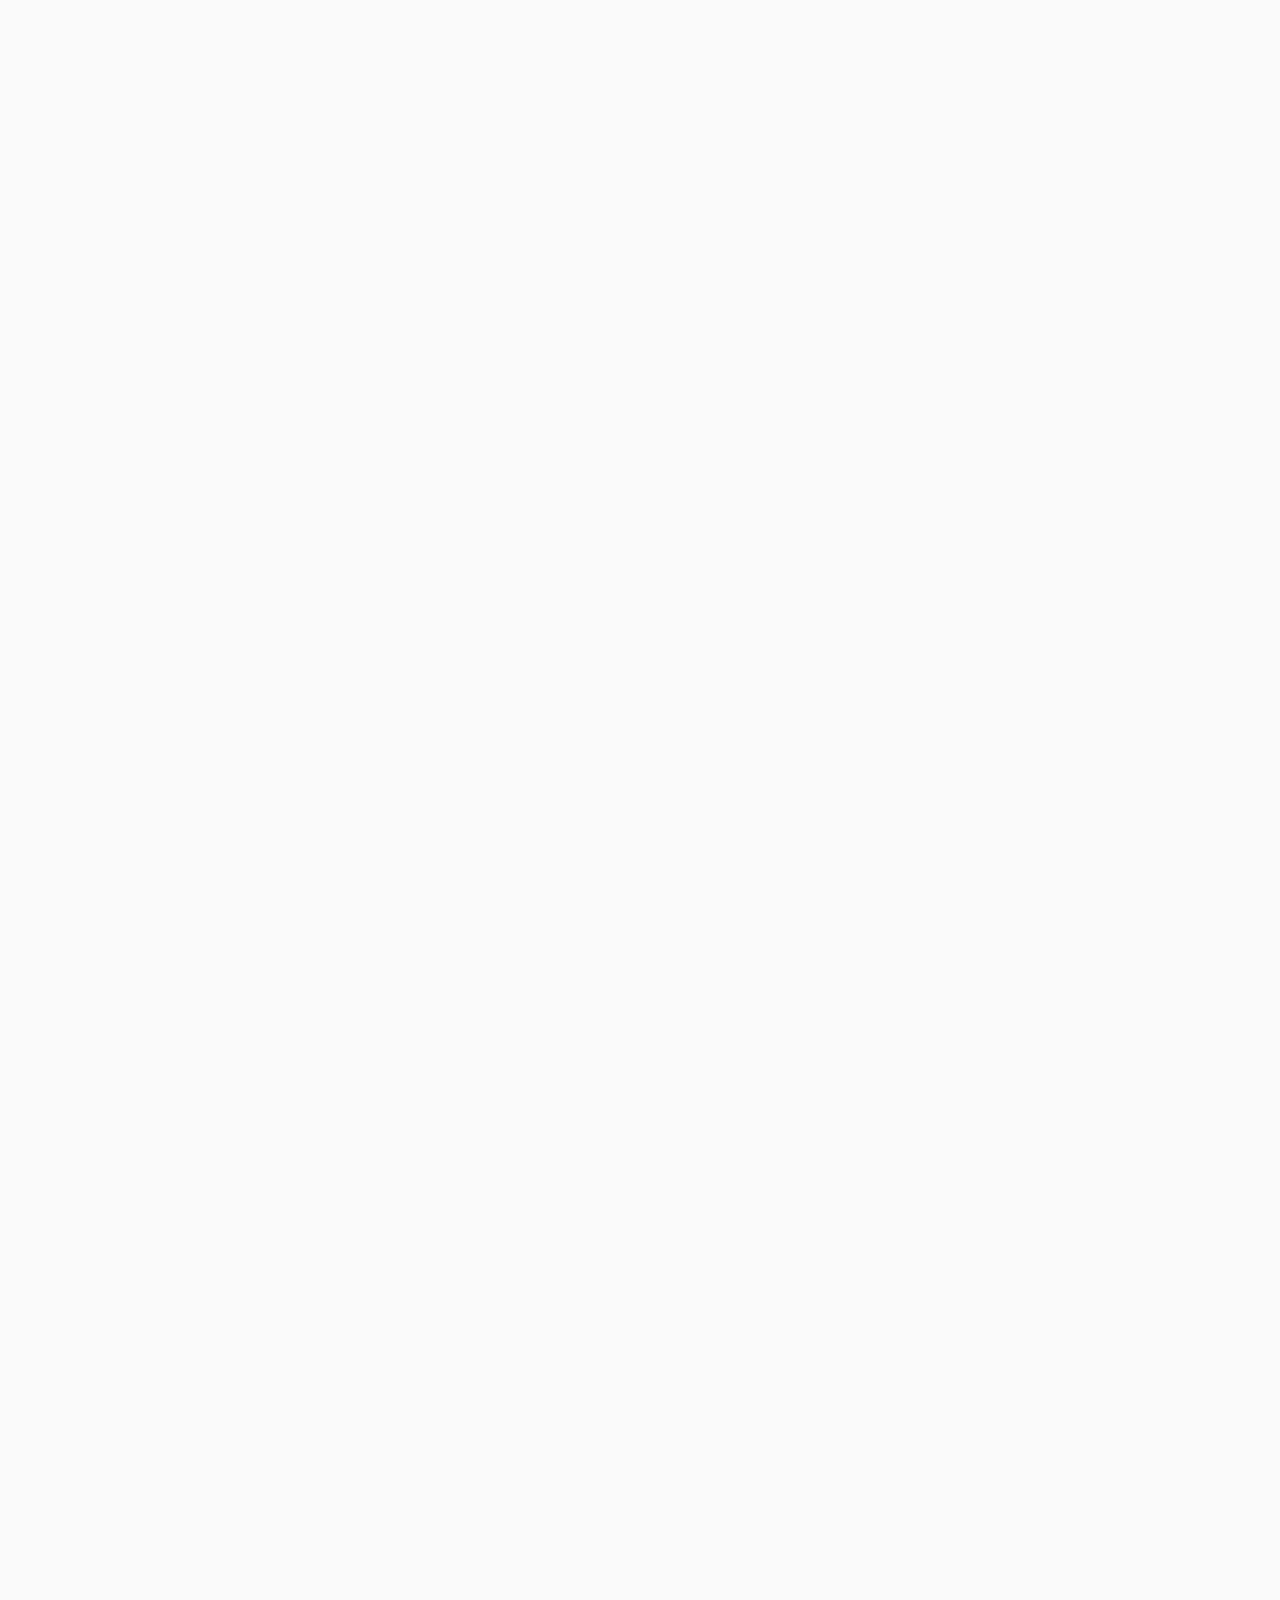
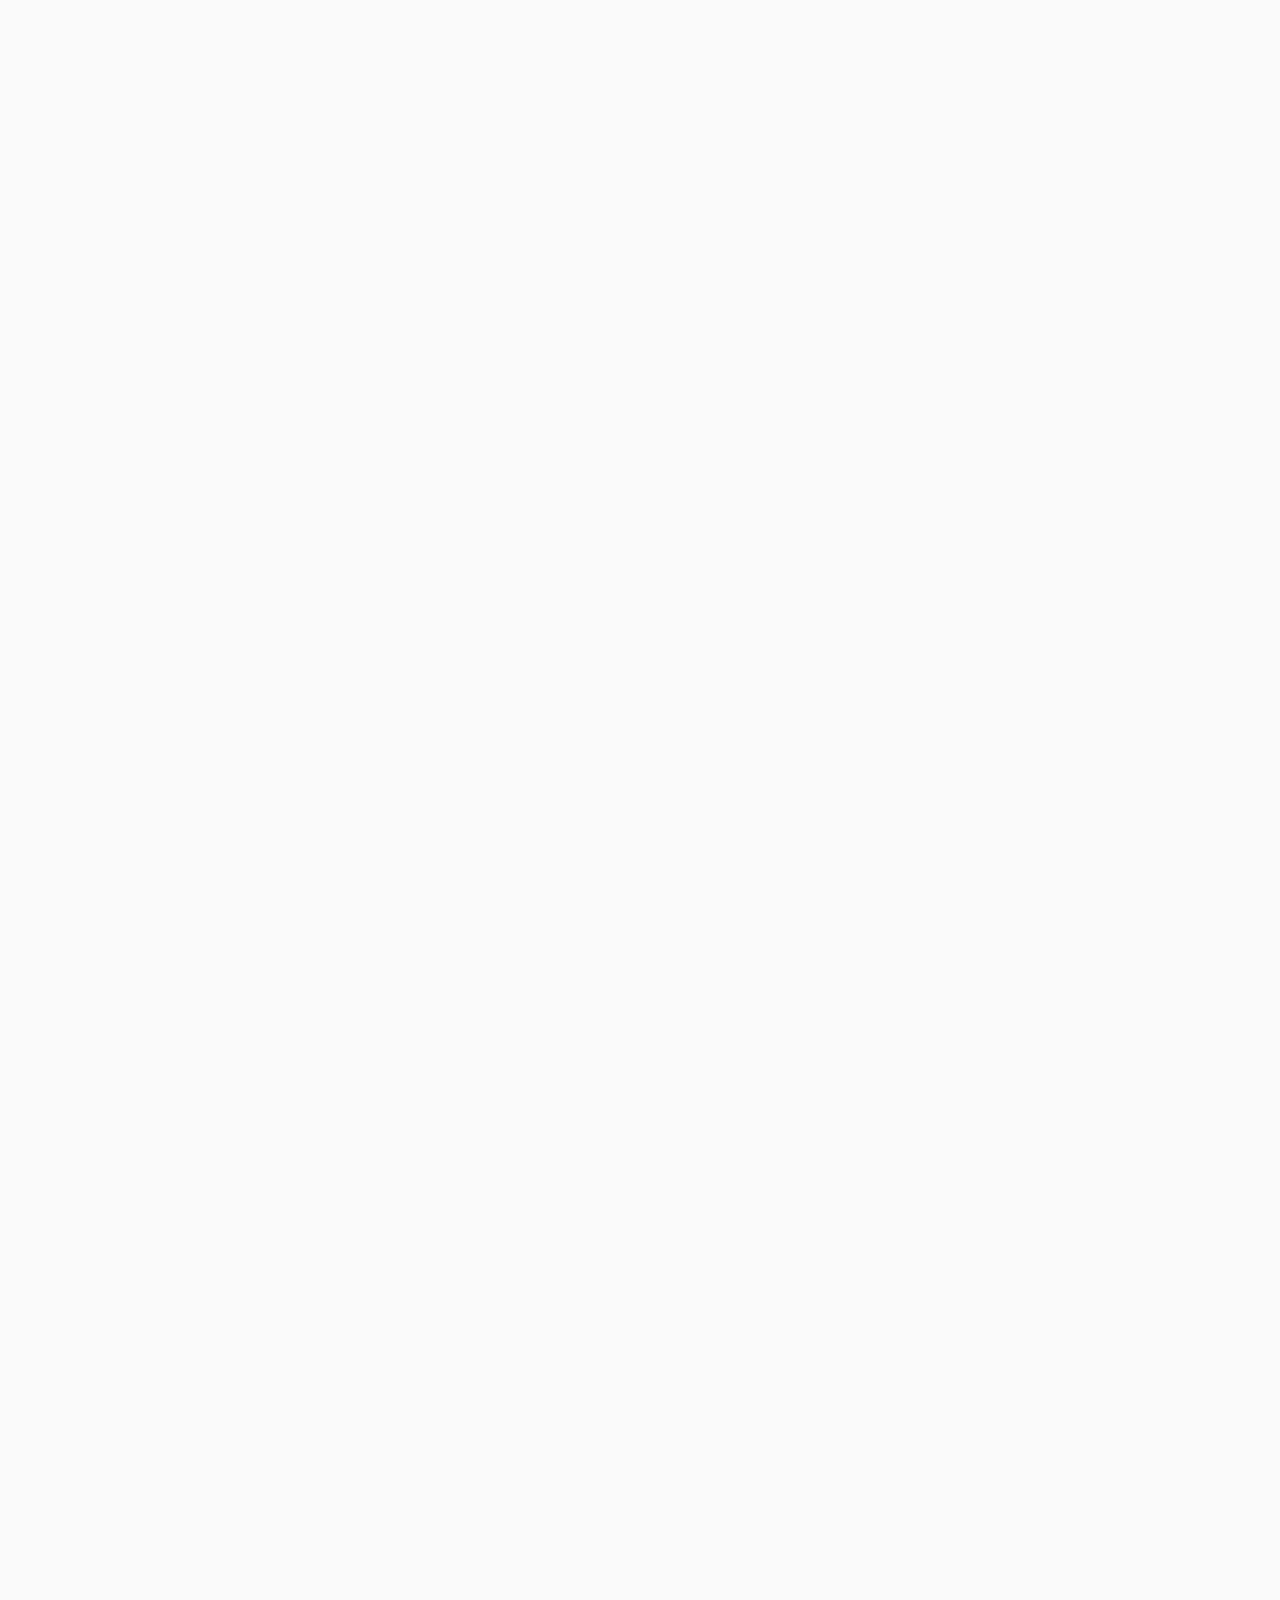
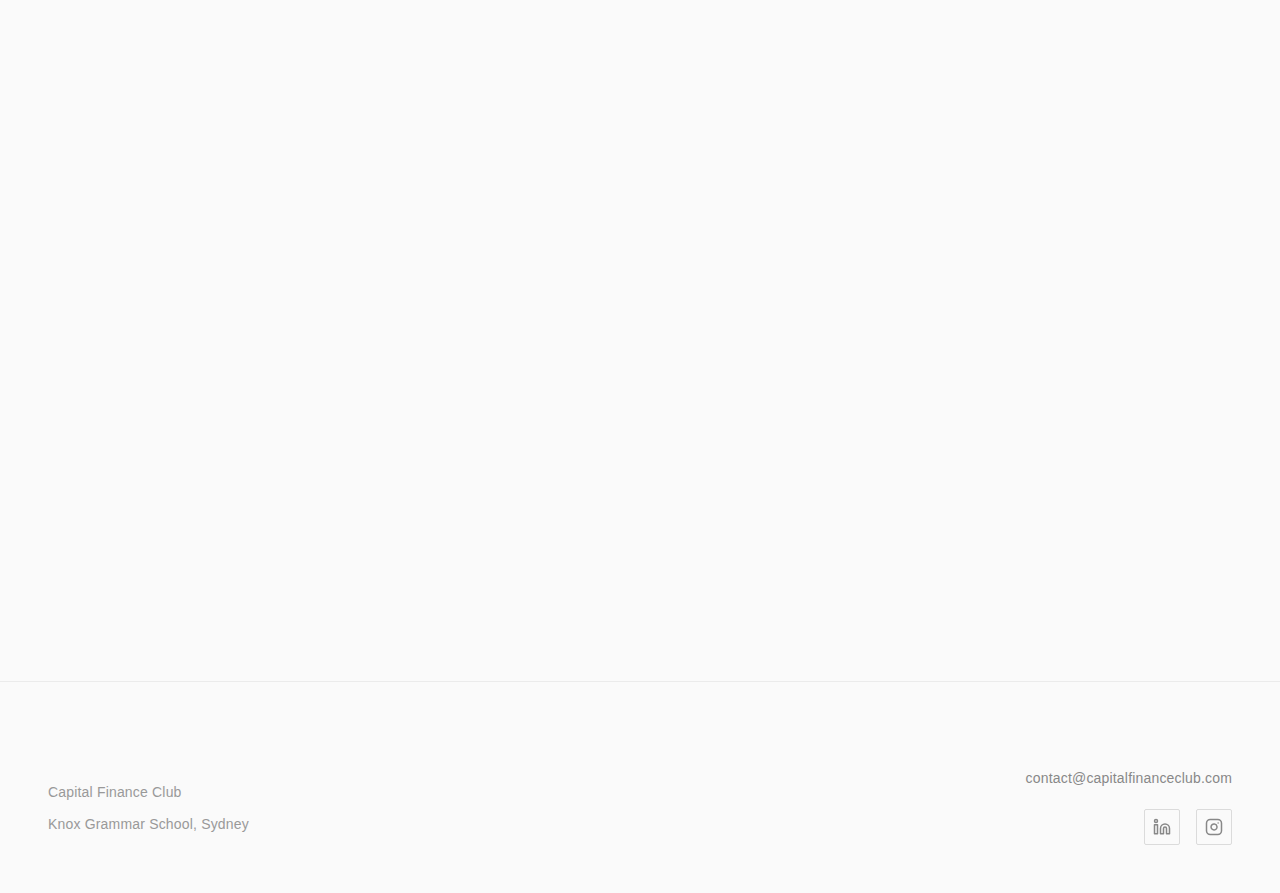
<file: faq.html>
<!DOCTYPE html>
<html lang="en">

<head>
    <script>document.documentElement.classList.add('js');</script>
    <meta charset="UTF-8">
    <meta name="viewport" content="width=device-width, initial-scale=1.0">
    <title>FAQ – Capital Finance Club</title>
    <meta name="description"
        content="Frequently asked questions about Capital Finance Club programs, eligibility, and participation.">

    <!-- Canonical URL -->
    <link rel="canonical" href="https://capitalfinanceclub.com/faq.html">

    <!-- Open Graph / Social Sharing -->
    <meta property="og:type" content="website">
    <meta property="og:url" content="https://capitalfinanceclub.com/faq.html">
    <meta property="og:title" content="FAQ – Capital Finance Club">
    <meta property="og:description"
        content="Frequently asked questions about Capital Finance Club programs, eligibility, and participation.">
    <meta property="og:image" content="https://capitalfinanceclub.com/cfc-logo.png">

    <!-- Twitter Card -->
    <meta name="twitter:card" content="summary">
    <meta name="twitter:title" content="FAQ – Capital Finance Club">
    <meta name="twitter:description"
        content="Frequently asked questions about Capital Finance Club programs, eligibility, and participation.">
    <meta name="twitter:image" content="https://capitalfinanceclub.com/cfc-logo.png">

    <link rel="icon" type="image/png" href="cfc-logo.png">
    <link rel="stylesheet" href="index.css?v=3.0">
</head>

<body>
    <!-- Navigation -->
    <nav id="main-navigation" class="navigation">
        <div class="nav-container">
            <a href="index.html" class="nav-wordmark">
                <img src="cfc-logo.png" alt="Capital Finance Club" class="logo">
            </a>
            <div class="nav-links">
                <a href="index.html" class="nav-link">Home</a>
                <a href="programs.html" class="nav-link">Programs</a>
                <a href="caplet-challenge.html" class="nav-link">Caplet Challenge</a>
                <a href="knox-business-review.html" class="nav-link">Knox Business Review</a>
                <a href="faq.html" class="nav-link active">FAQ</a>
                <a href="https://form.typeform.com/to/L8s0GFUy" class="nav-link nav-apply" target="_blank"
                    rel="noopener noreferrer">Apply</a>
            </div>
        </div>
    </nav>

    <!-- Page Header -->
    <section class="page-header">
        <div class="section-container">
            <h1 class="page-title">Frequently Asked Questions</h1>
            <p class="page-subtitle">Common questions about Capital Finance Club membership, programs, and standards</p>
        </div>
    </section>

    <!-- General Questions -->
    <section class="content-section">
        <div class="section-container">
            <h2 class="section-heading">General</h2>

            <div class="faq-accordion">
                <button class="faq-accordion-button" aria-expanded="false">
                    <span class="faq-question-text">What is Capital Finance Club?</span>
                    <svg class="faq-chevron" width="16" height="16" viewBox="0 0 16 16" fill="none"
                        stroke="currentColor" stroke-width="2" stroke-linecap="round" stroke-linejoin="round">
                        <polyline points="4 6 8 10 12 6"></polyline>
                    </svg>
                </button>
                <div class="faq-accordion-content">
                    <div class="faq-accordion-inner">
                        <p>Capital Finance Club is a student-led organization at Knox Grammar School focused on
                            corporate finance and asset management. We run structured educational workshops, the
                            Caplet Challenge competition, and publish the Knox Business Review—all adapted from
                            NYU Stern MBA curriculum.
                        </p>
                    </div>
                </div>
            </div>

            <div class="faq-accordion">
                <button class="faq-accordion-button" aria-expanded="false">
                    <span class="faq-question-text">How is CFC different from other finance clubs?</span>
                    <svg class="faq-chevron" width="16" height="16" viewBox="0 0 16 16" fill="none"
                        stroke="currentColor" stroke-width="2" stroke-linecap="round" stroke-linejoin="round">
                        <polyline points="4 6 8 10 12 6"></polyline>
                    </svg>
                </button>
                <div class="faq-accordion-content">
                    <div class="faq-accordion-inner">
                        <p>CFC is not tutoring, exam prep, or stock-picking discussion. We focus on rigorous valuation
                            reasoning, capital structure analysis, and judgment under uncertainty. Our programs
                            emphasize standards, documented rubrics, and outputs that can survive professional scrutiny.
                            We treat students as analysts and thinkers, not content consumers.</p>
                    </div>
                </div>
            </div>

            <div class="faq-accordion">
                <button class="faq-accordion-button" aria-expanded="false">
                    <span class="faq-question-text">Do I need prior finance knowledge?</span>
                    <svg class="faq-chevron" width="16" height="16" viewBox="0 0 16 16" fill="none"
                        stroke="currentColor" stroke-width="2" stroke-linecap="round" stroke-linejoin="round">
                        <polyline points="4 6 8 10 12 6"></polyline>
                    </svg>
                </button>
                <div class="faq-accordion-content">
                    <div class="faq-accordion-inner">
                        <p>No. Our curriculum is designed for Years 9-12 students with no prior exposure to finance. We
                            prioritize intuition and conceptual understanding over technical mechanics.</p>
                    </div>
                </div>
            </div>

            <div class="faq-accordion">
                <button class="faq-accordion-button" aria-expanded="false">
                    <span class="faq-question-text">Who can join?</span>
                    <svg class="faq-chevron" width="16" height="16" viewBox="0 0 16 16" fill="none"
                        stroke="currentColor" stroke-width="2" stroke-linecap="round" stroke-linejoin="round">
                        <polyline points="4 6 8 10 12 6"></polyline>
                    </svg>
                </button>
                <div class="faq-accordion-content">
                    <div class="faq-accordion-inner">
                        <p>Currently, CFC is open to Knox Grammar School students in Years 9-12. Participation is
                            selective and applications are reviewed on a rolling basis.</p>
                    </div>
                </div>
            </div>

            <div class="faq-accordion">
                <button class="faq-accordion-button" aria-expanded="false">
                    <span class="faq-question-text">When and where does CFC meet?</span>
                    <svg class="faq-chevron" width="16" height="16" viewBox="0 0 16 16" fill="none"
                        stroke="currentColor" stroke-width="2" stroke-linecap="round" stroke-linejoin="round">
                        <polyline points="4 6 8 10 12 6"></polyline>
                    </svg>
                </button>
                <div class="faq-accordion-content">
                    <div class="faq-accordion-inner">
                        <p>CFC meets weekly during lunchtime at Knox Grammar School. Specific room details are provided
                            to accepted members.</p>
                    </div>
                </div>
            </div>
        </div>
    </section>

    <!-- Caplet Challenge -->
    <section class="content-section">
        <div class="section-container">
            <h2 class="section-heading">Caplet Challenge</h2>

            <div class="faq-accordion">
                <button class="faq-accordion-button" aria-expanded="false">
                    <span class="faq-question-text">What is the Caplet Challenge?</span>
                    <svg class="faq-chevron" width="16" height="16" viewBox="0 0 16 16" fill="none"
                        stroke="currentColor" stroke-width="2" stroke-linecap="round" stroke-linejoin="round">
                        <polyline points="4 6 8 10 12 6"></polyline>
                    </svg>
                </button>
                <div class="faq-accordion-content">
                    <div class="faq-accordion-inner">
                        <p>A 3-week applied competition where teams of 3–5 students analyze real ASX-listed companies
                            and construct defensible investment recommendations. Participants are evaluated on reasoning
                            quality, valuation logic, clarity of argument, and demonstrated judgment—not on whether
                            their
                            pick goes up or down.</p>
                    </div>
                </div>
            </div>

            <div class="faq-accordion">
                <button class="faq-accordion-button" aria-expanded="false">
                    <span class="faq-question-text">Is the competition mandatory for CFC members?</span>
                    <svg class="faq-chevron" width="16" height="16" viewBox="0 0 16 16" fill="none"
                        stroke="currentColor" stroke-width="2" stroke-linecap="round" stroke-linejoin="round">
                        <polyline points="4 6 8 10 12 6"></polyline>
                    </svg>
                </button>
                <div class="faq-accordion-content">
                    <div class="faq-accordion-inner">
                        <p>No. The competition is optional but encouraged. All members benefit from regular
                            educational workshops regardless of competition participation.</p>
                    </div>
                </div>
            </div>

            <div class="faq-accordion">
                <button class="faq-accordion-button" aria-expanded="false">
                    <span class="faq-question-text">What are the prizes?</span>
                    <svg class="faq-chevron" width="16" height="16" viewBox="0 0 16 16" fill="none"
                        stroke="currentColor" stroke-width="2" stroke-linecap="round" stroke-linejoin="round">
                        <polyline points="4 6 8 10 12 6"></polyline>
                    </svg>
                </button>
                <div class="faq-accordion-content">
                    <div class="faq-accordion-inner">
                        <p>1st place receives the Knox Finance Champion Trophy, mentorship with a finance professional,
                            individual certificates, and a book prize. 2nd and 3rd place receive certificates and
                            newsletter
                            features. Special awards recognize Best Technical Analysis, Best Presentation, and Best Team
                            Collaboration.</p>
                    </div>
                </div>
            </div>

            <div class="faq-accordion">
                <button class="faq-accordion-button" aria-expanded="false">
                    <span class="faq-question-text">What resources are provided?</span>
                    <svg class="faq-chevron" width="16" height="16" viewBox="0 0 16 16" fill="none"
                        stroke="currentColor" stroke-width="2" stroke-linecap="round" stroke-linejoin="round">
                        <polyline points="4 6 8 10 12 6"></polyline>
                    </svg>
                </button>
                <div class="faq-accordion-content">
                    <div class="faq-accordion-inner">
                        <p>Teams receive professional-grade templates including WACC Calculator, DCF Valuation Model,
                            and Capital Structure Optimizer. Training workshops cover data sources like Yahoo Finance
                            and
                            Damodaran Data. Access to the Caplet Education portal provides live stock data and financial
                            statements.</p>
                    </div>
                </div>
            </div>
        </div>
    </section>

    <!-- Programs -->
    <section class="content-section">
        <div class="section-container">
            <h2 class="section-heading">Programs</h2>

            <div class="faq-accordion">
                <button class="faq-accordion-button" aria-expanded="false">
                    <span class="faq-question-text">What does a typical club session look like?</span>
                    <svg class="faq-chevron" width="16" height="16" viewBox="0 0 16 16" fill="none"
                        stroke="currentColor" stroke-width="2" stroke-linecap="round" stroke-linejoin="round">
                        <polyline points="4 6 8 10 12 6"></polyline>
                    </svg>
                </button>
                <div class="faq-accordion-content">
                    <div class="faq-accordion-inner">
                        <p>Sessions include concept workshops on valuation, risk, and capital structure; case
                            walkthroughs
                            of real M&A deals and restructuring; and guest speaker Q&A sessions. All sessions prioritize
                            clarity,
                            explicit assumptions, and structured reasoning.</p>
                    </div>
                </div>
            </div>

            <div class="faq-accordion">
                <button class="faq-accordion-button" aria-expanded="false">
                    <span class="faq-question-text">Are there guest speakers?</span>
                    <svg class="faq-chevron" width="16" height="16" viewBox="0 0 16 16" fill="none"
                        stroke="currentColor" stroke-width="2" stroke-linecap="round" stroke-linejoin="round">
                        <polyline points="4 6 8 10 12 6"></polyline>
                    </svg>
                </button>
                <div class="faq-accordion-content">
                    <div class="faq-accordion-inner">
                        <p>Yes. We bring in finance professionals from institutions like PIMCO, subject to
                            school approval. Guest sessions focus on career pathways and real-world applications of
                            finance
                            concepts.</p>
                    </div>
                </div>
            </div>

            <div class="faq-accordion">
                <button class="faq-accordion-button" aria-expanded="false">
                    <span class="faq-question-text">What is the Knox Business Review?</span>
                    <svg class="faq-chevron" width="16" height="16" viewBox="0 0 16 16" fill="none"
                        stroke="currentColor" stroke-width="2" stroke-linecap="round" stroke-linejoin="round">
                        <polyline points="4 6 8 10 12 6"></polyline>
                    </svg>
                </button>
                <div class="faq-accordion-content">
                    <div class="faq-accordion-inner">
                        <p>The Knox Business Review is the club's flagship publication featuring student research,
                            analysis,
                            and commentary on finance and markets. Members can contribute written analysis that
                            undergoes
                            editorial review. The inaugural edition is currently in preparation.</p>
                    </div>
                </div>
            </div>
        </div>
    </section>

    <!-- Standards and Evaluation -->
    <section class="content-section">
        <div class="section-container">
            <h2 class="section-heading">Standards and Evaluation</h2>

            <div class="faq-accordion">
                <button class="faq-accordion-button" aria-expanded="false">
                    <span class="faq-question-text">What are CFC standards?</span>
                    <svg class="faq-chevron" width="16" height="16" viewBox="0 0 16 16" fill="none"
                        stroke="currentColor" stroke-width="2" stroke-linecap="round" stroke-linejoin="round">
                        <polyline points="4 6 8 10 12 6"></polyline>
                    </svg>
                </button>
                <div class="faq-accordion-content">
                    <div class="faq-accordion-inner">
                        <p>CFC standards require that all assumptions be explicit, valuations include
                            sensitivity analysis, claims be supported by public sources, and reasoning withstand direct
                            questioning. We use documented rubrics and calibrated judging to ensure consistency.</p>
                    </div>
                </div>
            </div>

            <div class="faq-accordion">
                <button class="faq-accordion-button" aria-expanded="false">
                    <span class="faq-question-text">Can I use AI tools?</span>
                    <svg class="faq-chevron" width="16" height="16" viewBox="0 0 16 16" fill="none"
                        stroke="currentColor" stroke-width="2" stroke-linecap="round" stroke-linejoin="round">
                        <polyline points="4 6 8 10 12 6"></polyline>
                    </svg>
                </button>
                <div class="faq-accordion-content">
                    <div class="faq-accordion-inner">
                        <p>AI tools are permitted but bounded. You may use them for summarizing reports, checking model
                            logic, generating scenarios, and formatting. However, analysis, valuation logic, and final
                            recommendations must reflect independent judgment. All AI use must be disclosed, and
                            conclusions
                            must be independently defensible when questioned.</p>
                    </div>
                </div>
            </div>

            <div class="faq-accordion">
                <button class="faq-accordion-button" aria-expanded="false">
                    <span class="faq-question-text">How is the competition judged?</span>
                    <svg class="faq-chevron" width="16" height="16" viewBox="0 0 16 16" fill="none"
                        stroke="currentColor" stroke-width="2" stroke-linecap="round" stroke-linejoin="round">
                        <polyline points="4 6 8 10 12 6"></polyline>
                    </svg>
                </button>
                <div class="faq-accordion-content">
                    <div class="faq-accordion-inner">
                        <p>Judging uses a 100-point rubric across five criteria: Technical Accuracy (30 pts),
                            Analytical Depth (25 pts), Communication (20 pts), Recommendations (15 pts), and Creativity
                            (10 pts).
                            There are no predetermined correct answers—you are evaluated on the quality of your
                            reasoning.</p>
                    </div>
                </div>
            </div>
        </div>
    </section>

    <!-- Expansion and Future -->
    <section class="content-section">
        <div class="section-container">
            <h2 class="section-heading">Expansion and Future</h2>

            <div class="faq-accordion">
                <button class="faq-accordion-button" aria-expanded="false">
                    <span class="faq-question-text">Will CFC expand to other schools?</span>
                    <svg class="faq-chevron" width="16" height="16" viewBox="0 0 16 16" fill="none"
                        stroke="currentColor" stroke-width="2" stroke-linecap="round" stroke-linejoin="round">
                        <polyline points="4 6 8 10 12 6"></polyline>
                    </svg>
                </button>
                <div class="faq-accordion-content">
                    <div class="faq-accordion-inner">
                        <p>Potentially. The current iteration is a pilot at Knox Grammar School. Regional expansion
                            to neighboring schools is planned for late 2026, followed by state/national participation in
                            2027+.
                            Quality control takes precedence over growth—expansion occurs only through strict adherence
                            to
                            documented standards.</p>
                    </div>
                </div>
            </div>

            <div class="faq-accordion">
                <button class="faq-accordion-button" aria-expanded="false">
                    <span class="faq-question-text">How do I stay updated on CFC activities?</span>
                    <svg class="faq-chevron" width="16" height="16" viewBox="0 0 16 16" fill="none"
                        stroke="currentColor" stroke-width="2" stroke-linecap="round" stroke-linejoin="round">
                        <polyline points="4 6 8 10 12 6"></polyline>
                    </svg>
                </button>
                <div class="faq-accordion-content">
                    <div class="faq-accordion-inner">
                        <p>Follow us on <a href="https://linkedin.com/company/capital-finance-club/" target="_blank"
                                rel="noopener noreferrer" class="inline-link">LinkedIn</a> and
                            <a href="https://www.instagram.com/cfc.knox/" target="_blank" rel="noopener noreferrer"
                                class="inline-link">Instagram</a> for updates. Accepted members receive direct
                            communication via email about weekly sessions and program changes.
                        </p>
                    </div>
                </div>
            </div>

            <div class="faq-accordion">
                <button class="faq-accordion-button" aria-expanded="false">
                    <span class="faq-question-text">Can I contribute to CFC beyond participation?</span>
                    <svg class="faq-chevron" width="16" height="16" viewBox="0 0 16 16" fill="none"
                        stroke="currentColor" stroke-width="2" stroke-linecap="round" stroke-linejoin="round">
                        <polyline points="4 6 8 10 12 6"></polyline>
                    </svg>
                </button>
                <div class="faq-accordion-content">
                    <div class="faq-accordion-inner">
                        <p>Yes. We welcome student contributions in the form of written analysis for the Knox Business
                            Review, competition case development, workshop assistance, and platform building. Strong
                            work
                            undergoes editorial review and may be published.</p>
                    </div>
                </div>
            </div>
        </div>
    </section>

    <!-- Application -->
    <section class="content-section">
        <div class="section-container">
            <h2 class="section-heading">Application</h2>

            <div class="faq-accordion">
                <button class="faq-accordion-button" aria-expanded="false">
                    <span class="faq-question-text">How do I apply?</span>
                    <svg class="faq-chevron" width="16" height="16" viewBox="0 0 16 16" fill="none"
                        stroke="currentColor" stroke-width="2" stroke-linecap="round" stroke-linejoin="round">
                        <polyline points="4 6 8 10 12 6"></polyline>
                    </svg>
                </button>
                <div class="faq-accordion-content">
                    <div class="faq-accordion-inner">
                        <p>Complete the application form at <a href="https://form.typeform.com/to/L8s0GFUy"
                                target="_blank" rel="noopener noreferrer"
                                class="inline-link">form.typeform.com/to/L8s0GFUy</a>.
                            Applications are reviewed on a rolling basis.</p>
                    </div>
                </div>
            </div>

            <div class="faq-accordion">
                <button class="faq-accordion-button" aria-expanded="false">
                    <span class="faq-question-text">What happens after I apply?</span>
                    <svg class="faq-chevron" width="16" height="16" viewBox="0 0 16 16" fill="none"
                        stroke="currentColor" stroke-width="2" stroke-linecap="round" stroke-linejoin="round">
                        <polyline points="4 6 8 10 12 6"></polyline>
                    </svg>
                </button>
                <div class="faq-accordion-content">
                    <div class="faq-accordion-inner">
                        <p>Applications are reviewed by CFC leadership. Accepted members receive confirmation
                            via email with session details and program materials.</p>
                    </div>
                </div>
            </div>

            <div class="faq-accordion">
                <button class="faq-accordion-button" aria-expanded="false">
                    <span class="faq-question-text">Is there an application deadline?</span>
                    <svg class="faq-chevron" width="16" height="16" viewBox="0 0 16 16" fill="none"
                        stroke="currentColor" stroke-width="2" stroke-linecap="round" stroke-linejoin="round">
                        <polyline points="4 6 8 10 12 6"></polyline>
                    </svg>
                </button>
                <div class="faq-accordion-content">
                    <div class="faq-accordion-inner">
                        <p>Applications are reviewed on a rolling basis throughout the term. Early
                            application is recommended as session capacity is limited.</p>
                    </div>
                </div>
            </div>
        </div>
    </section>

    <!-- Still have questions -->
    <section class="content-section">
        <div class="section-container">
            <p class="section-text apply-text">Still have questions? Contact us at <a
                    href="mailto:contact@capitalfinanceclub.com" class="inline-link">contact@capitalfinanceclub.com</a>
            </p>
        </div>
    </section>

    <footer class="site-footer">
        <div class="footer-container">
            <div class="footer-info">
                <p>Capital Finance Club</p>
                <p>Knox Grammar School, Sydney</p>
            </div>
            <div class="footer-right">
                <div class="footer-contact">
                    <a href="mailto:contact@capitalfinanceclub.com">contact@capitalfinanceclub.com</a>
                </div>
                <div class="footer-socials">
                    <a href="https://linkedin.com/company/capital-finance-club/" target="_blank"
                        rel="noopener noreferrer" class="social-link" aria-label="LinkedIn">
                        <svg xmlns="http://www.w3.org/2000/svg" width="18" height="18" viewBox="0 0 24 24" fill="none"
                            stroke="currentColor" stroke-width="2" stroke-linecap="round" stroke-linejoin="round">
                            <path d="M16 8a6 6 0 0 1 6 6v7h-4v-7a2 2 0 0 0-2-2 2 2 0 0 0-2 2v7h-4v-7a6 6 0 0 1 6-6z">
                            </path>
                            <rect x="2" y="9" width="4" height="12"></rect>
                            <circle cx="4" cy="4" r="2"></circle>
                        </svg>
                    </a>
                    <a href="https://www.instagram.com/cfc.knox/" target="_blank" rel="noopener noreferrer"
                        class="social-link" aria-label="Instagram">
                        <svg xmlns="http://www.w3.org/2000/svg" width="18" height="18" viewBox="0 0 24 24" fill="none"
                            stroke="currentColor" stroke-width="2" stroke-linecap="round" stroke-linejoin="round">
                            <rect x="2" y="2" width="20" height="20" rx="5" ry="5"></rect>
                            <path d="M16 11.37A4 4 0 1 1 12.63 8 4 4 0 0 1 16 11.37z"></path>
                            <line x1="17.5" y1="6.5" x2="17.51" y2="6.5"></line>
                        </svg>
                    </a>
                </div>
            </div>
        </div>
    </footer>

    <script src="script.js?v=3.0"></script>
</body>

</html>
</file>
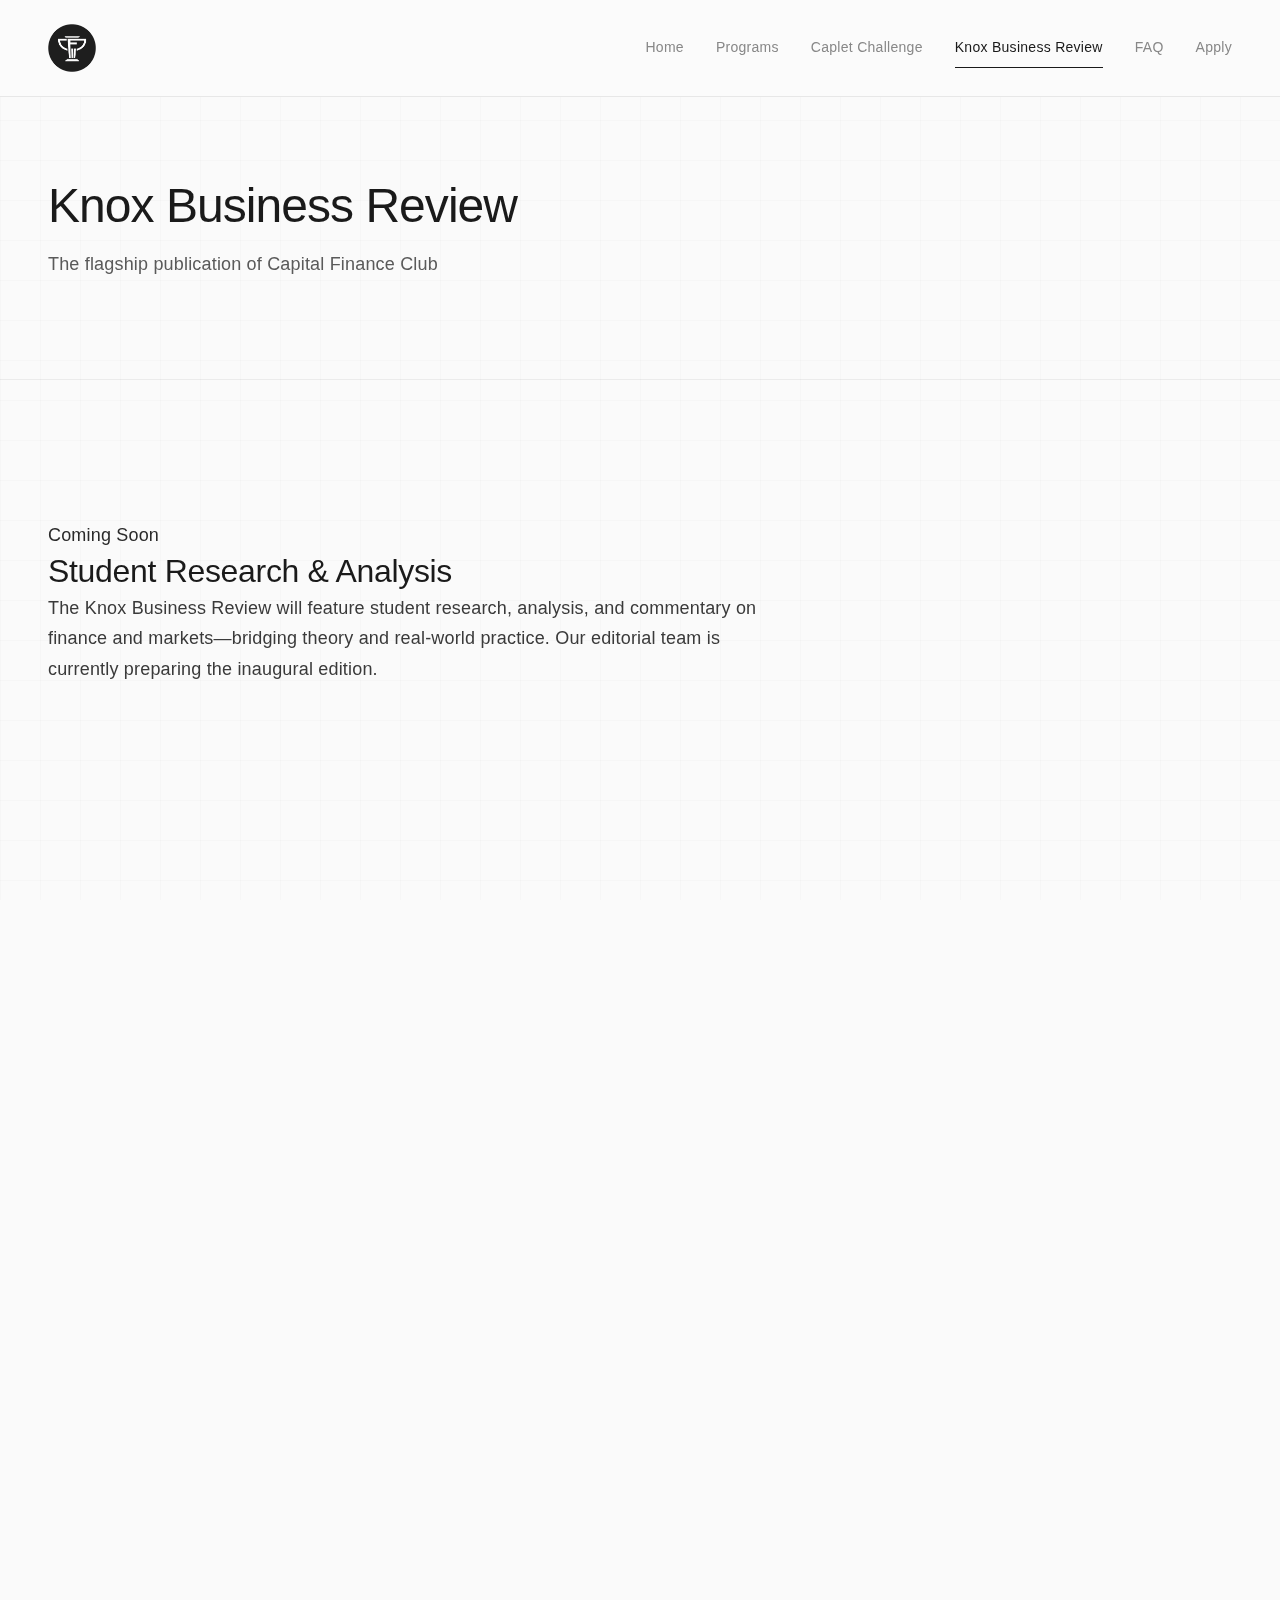
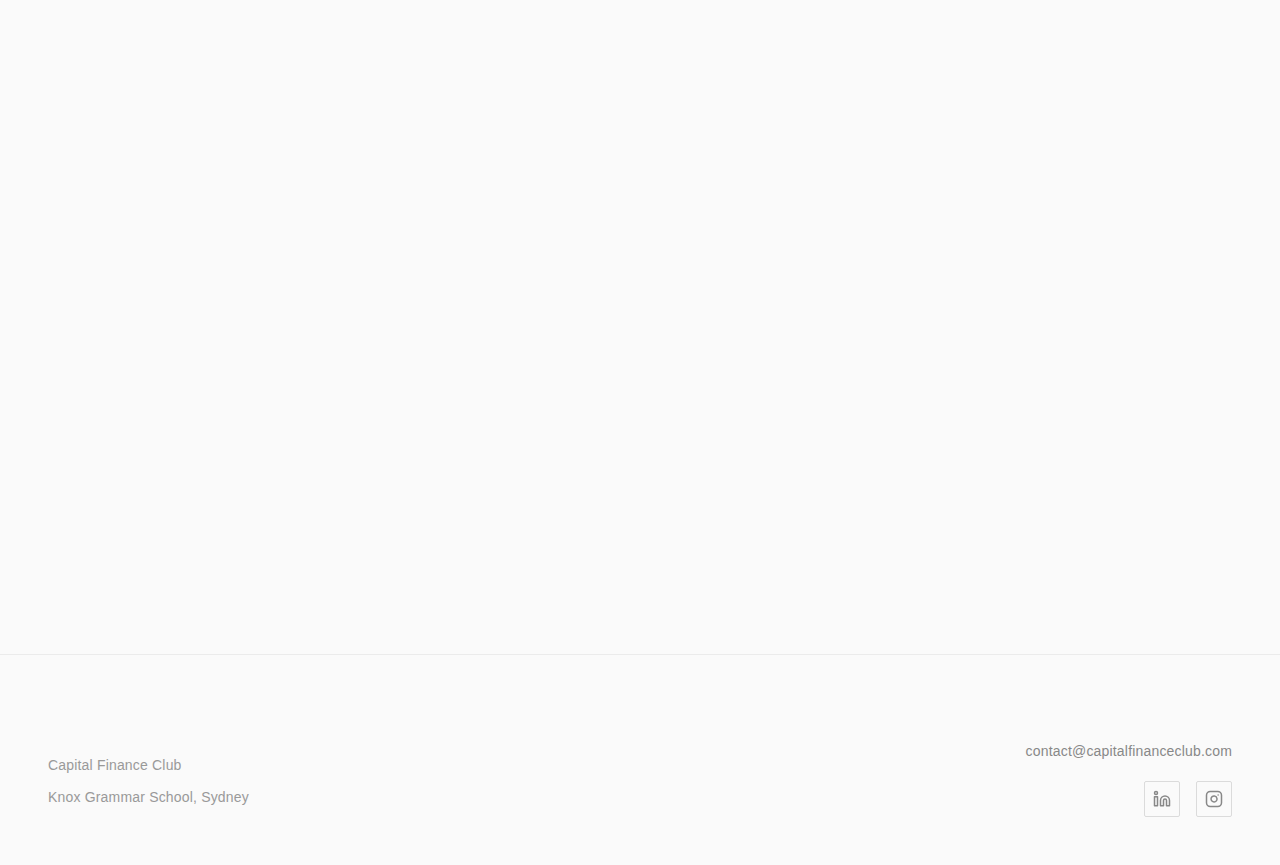
<file: knox-business-review.html>
<!DOCTYPE html>
<html lang="en">

<head>
    <script>document.documentElement.classList.add('js');</script>
    <meta charset="UTF-8">
    <meta name="viewport" content="width=device-width, initial-scale=1.0">
    <title>Knox Business Review – Capital Finance Club</title>
    <meta name="description"
        content="The flagship publication of Capital Finance Club, featuring student research, analysis, and commentary on finance and markets.">

    <!-- Canonical URL -->
    <link rel="canonical" href="https://capitalfinanceclub.com/knox-business-review.html">

    <!-- Open Graph / Social Sharing -->
    <meta property="og:type" content="website">
    <meta property="og:url" content="https://capitalfinanceclub.com/knox-business-review.html">
    <meta property="og:title" content="Knox Business Review – Capital Finance Club">
    <meta property="og:description"
        content="The flagship publication of Capital Finance Club, featuring student research, analysis, and commentary on finance and markets.">
    <meta property="og:image" content="https://capitalfinanceclub.com/cfc-logo.png">

    <!-- Twitter Card -->
    <meta name="twitter:card" content="summary">
    <meta name="twitter:title" content="Knox Business Review – Capital Finance Club">
    <meta name="twitter:description"
        content="The flagship publication of Capital Finance Club, featuring student research, analysis, and commentary on finance and markets.">
    <meta name="twitter:image" content="https://capitalfinanceclub.com/cfc-logo.png">

    <link rel="icon" type="image/png" href="cfc-logo.png">
    <link rel="stylesheet" href="index.css?v=3.0">
</head>

<body>
    <!-- Navigation -->
    <nav id="main-navigation" class="navigation">
        <div class="nav-container">
            <a href="index.html" class="nav-wordmark">
                <img src="cfc-logo.png" alt="Capital Finance Club" class="logo">
            </a>
            <div class="nav-links">
                <a href="index.html" class="nav-link">Home</a>
                <a href="programs.html" class="nav-link">Programs</a>
                <a href="caplet-challenge.html" class="nav-link">Caplet Challenge</a>
                <a href="knox-business-review.html" class="nav-link active">Knox Business Review</a>
                <a href="faq.html" class="nav-link">FAQ</a>
                <a href="https://form.typeform.com/to/L8s0GFUy" class="nav-link nav-apply" target="_blank"
                    rel="noopener noreferrer">Apply</a>
            </div>
        </div>
    </nav>

    <!-- Page Header -->
    <section class="page-header">
        <div class="section-container">
            <h1 class="page-title">Knox Business Review</h1>
            <p class="page-subtitle">The flagship publication of Capital Finance Club</p>
        </div>
    </section>

    <!-- Coming Soon Section -->
    <section class="coming-soon-section content-section">
        <div class="coming-soon-content">
            <span class="coming-soon-badge">Coming Soon</span>
            <h2 class="coming-soon-title">Student Research & Analysis</h2>
            <p class="coming-soon-text">The Knox Business Review will feature student research, analysis,
                and commentary on finance and markets—bridging theory and real-world practice.
                Our editorial team is currently preparing the inaugural edition.</p>
            <div class="hero-actions">
                <a href="https://form.typeform.com/to/L8s0GFUy" class="btn btn-primary" target="_blank"
                    rel="noopener noreferrer">Join CFC to Contribute</a>
                <a href="mailto:contact@capitalfinanceclub.com" class="btn btn-secondary">Get Notified</a>
            </div>
        </div>
    </section>

    <!-- What to Expect Section -->
    <section id="about" class="content-section">
        <div class="section-container">
            <h2 class="section-heading">What to Expect</h2>
            <div class="grid-3">
                <div class="grid-item">
                    <h3>Investment Research</h3>
                    <p>In-depth analyses of ASX-listed companies featuring valuation frameworks,
                        risk assessments, and investment recommendations.</p>
                </div>
                <div class="grid-item">
                    <h3>Market Commentary</h3>
                    <p>Student perspectives on market trends, economic developments, and
                        corporate strategy decisions.</p>
                </div>
                <div class="grid-item">
                    <h3>Case Studies</h3>
                    <p>Detailed breakdowns of notable M&A deals, restructurings, and
                        capital allocation decisions.</p>
                </div>
            </div>
        </div>
    </section>

    <!-- Contribute Section -->
    <section id="contribute" class="content-section">
        <div class="section-container">
            <h2 class="section-heading">Contribute</h2>
            <p class="section-text">Capital Finance Club members are invited to submit research for publication.
                Strong work undergoes editorial review and may be published in the Knox Business Review.</p>
            <p class="section-text">Contributions can include written analysis, company research, competition case
                development, and market commentary. All published work adheres to CFC standards for explicit
                assumptions, reproducible sources, and defensible reasoning.</p>
        </div>
    </section>

    <!-- Apply Section -->
    <section id="apply" class="content-section">
        <div class="section-container">
            <p class="section-text apply-text">Interested in contributing? Join Capital Finance Club to be part of the
                editorial team.
                <a href="https://form.typeform.com/to/L8s0GFUy" target="_blank" rel="noopener noreferrer"
                    class="apply-link">Apply for membership →</a>
            </p>
        </div>
    </section>

    <footer class="site-footer">
        <div class="footer-container">
            <div class="footer-info">
                <p>Capital Finance Club</p>
                <p>Knox Grammar School, Sydney</p>
            </div>
            <div class="footer-right">
                <div class="footer-contact">
                    <a href="mailto:contact@capitalfinanceclub.com">contact@capitalfinanceclub.com</a>
                </div>
                <div class="footer-socials">
                    <a href="https://linkedin.com/company/capital-finance-club/" target="_blank"
                        rel="noopener noreferrer" class="social-link" aria-label="LinkedIn">
                        <svg xmlns="http://www.w3.org/2000/svg" width="18" height="18" viewBox="0 0 24 24" fill="none"
                            stroke="currentColor" stroke-width="2" stroke-linecap="round" stroke-linejoin="round">
                            <path d="M16 8a6 6 0 0 1 6 6v7h-4v-7a2 2 0 0 0-2-2 2 2 0 0 0-2 2v7h-4v-7a6 6 0 0 1 6-6z">
                            </path>
                            <rect x="2" y="9" width="4" height="12"></rect>
                            <circle cx="4" cy="4" r="2"></circle>
                        </svg>
                    </a>
                    <a href="https://www.instagram.com/cfc.knox/" target="_blank" rel="noopener noreferrer"
                        class="social-link" aria-label="Instagram">
                        <svg xmlns="http://www.w3.org/2000/svg" width="18" height="18" viewBox="0 0 24 24" fill="none"
                            stroke="currentColor" stroke-width="2" stroke-linecap="round" stroke-linejoin="round">
                            <rect x="2" y="2" width="20" height="20" rx="5" ry="5"></rect>
                            <path d="M16 11.37A4 4 0 1 1 12.63 8 4 4 0 0 1 16 11.37z"></path>
                            <line x1="17.5" y1="6.5" x2="17.51" y2="6.5"></line>
                        </svg>
                    </a>
                </div>
            </div>
        </div>
    </footer>

    <script src="script.js?v=3.0"></script>
</body>

</html>
</file>
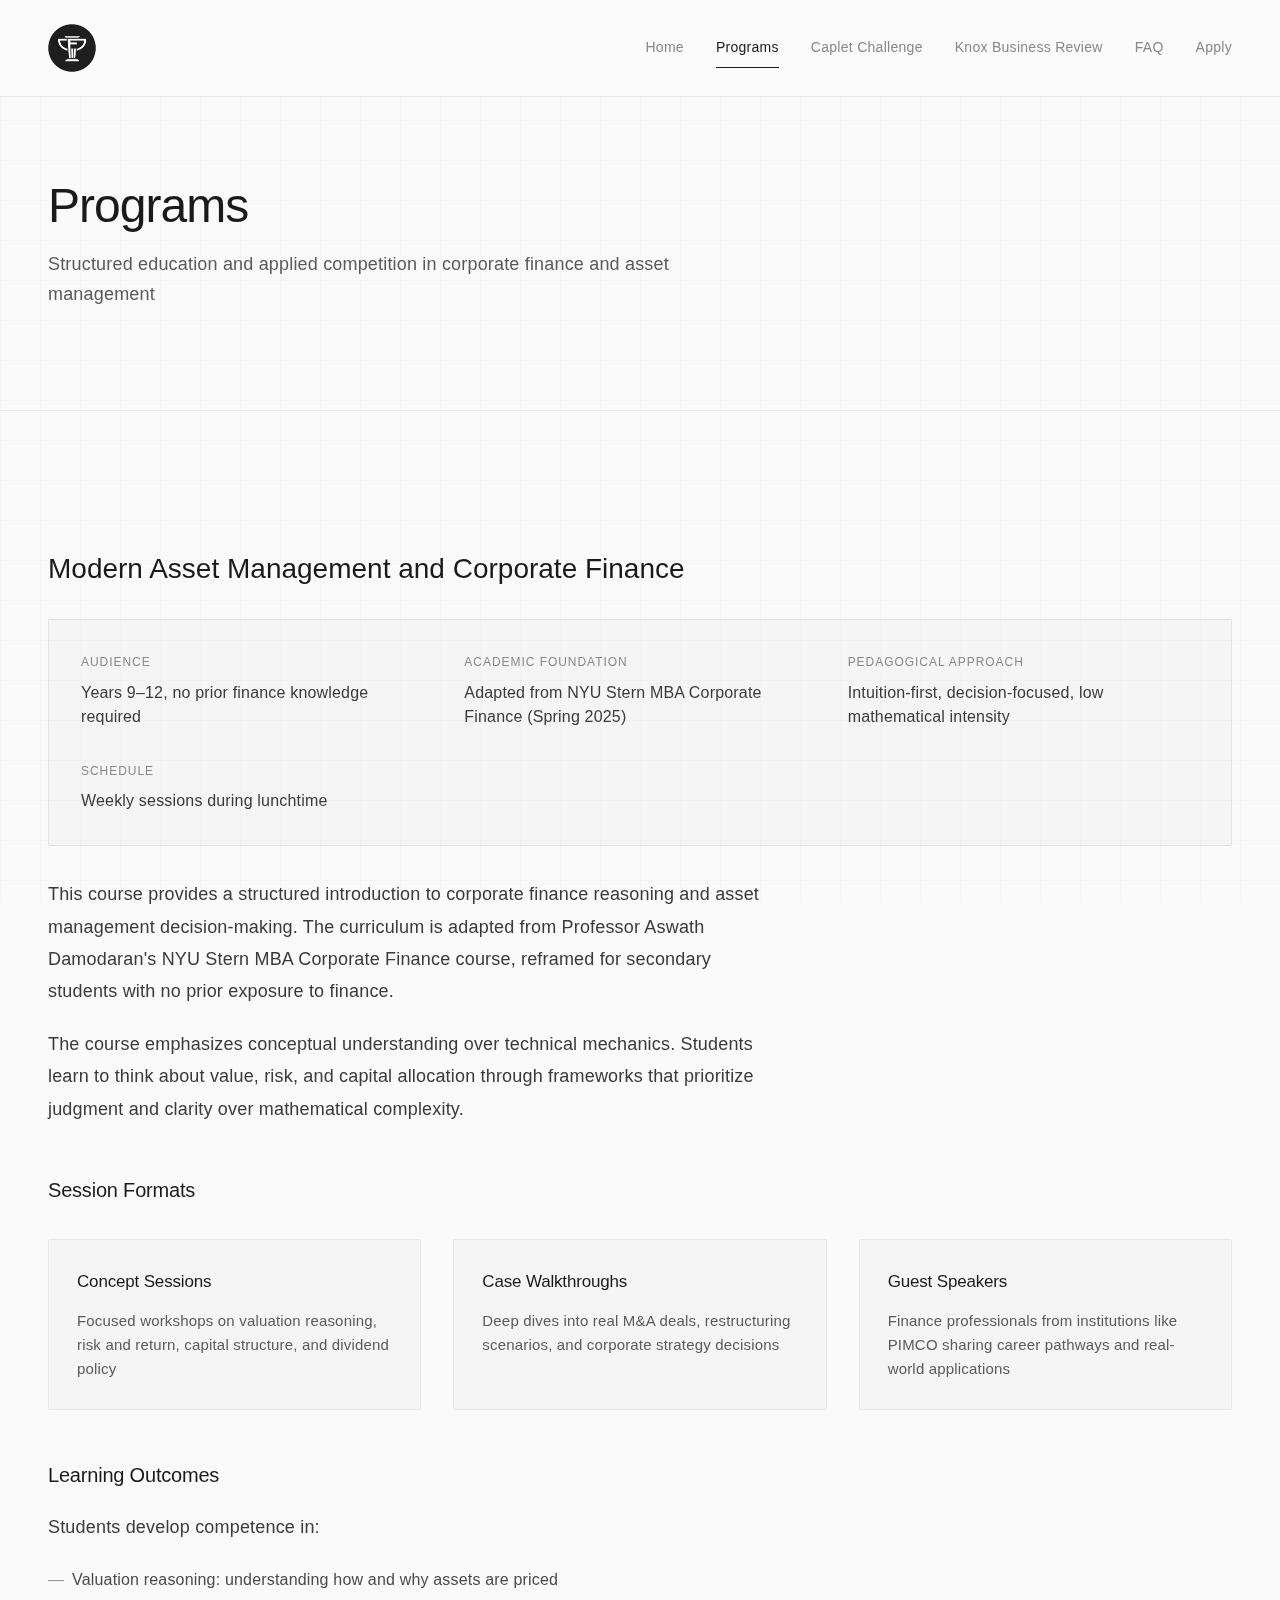
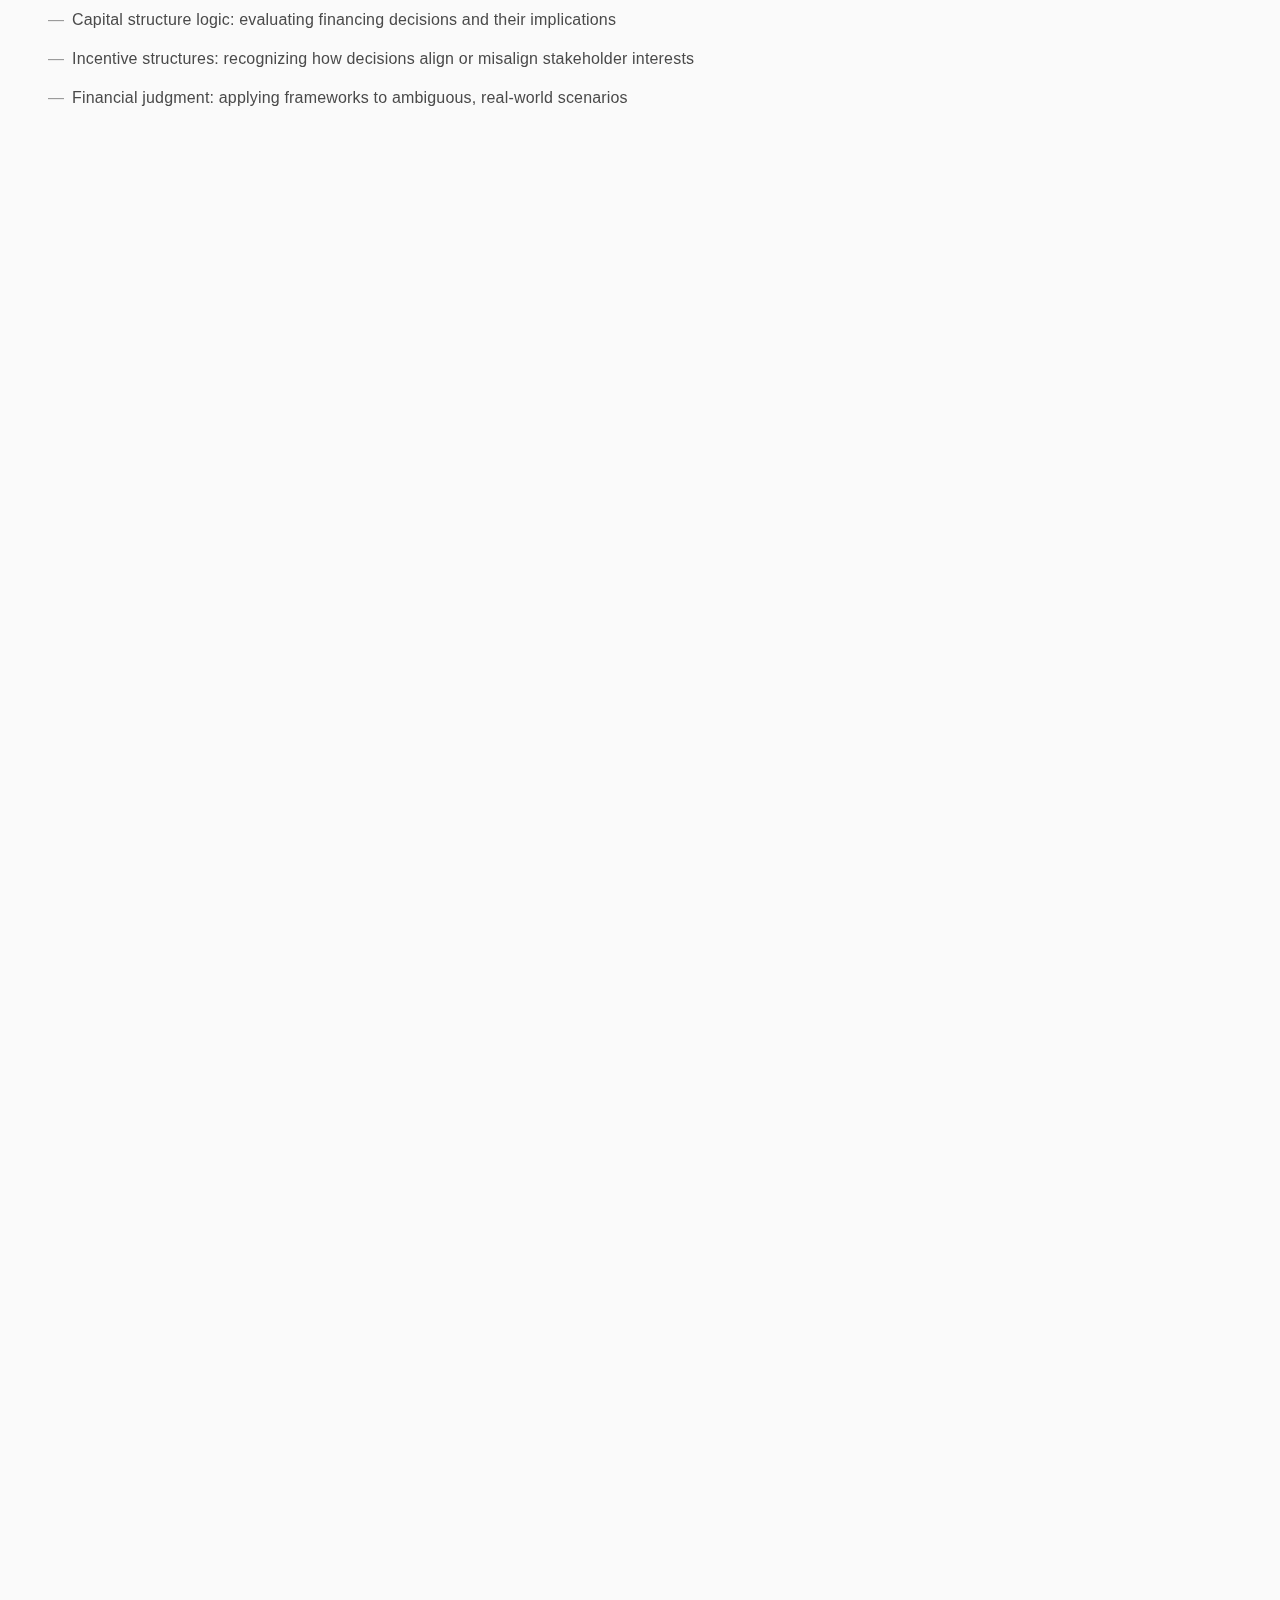
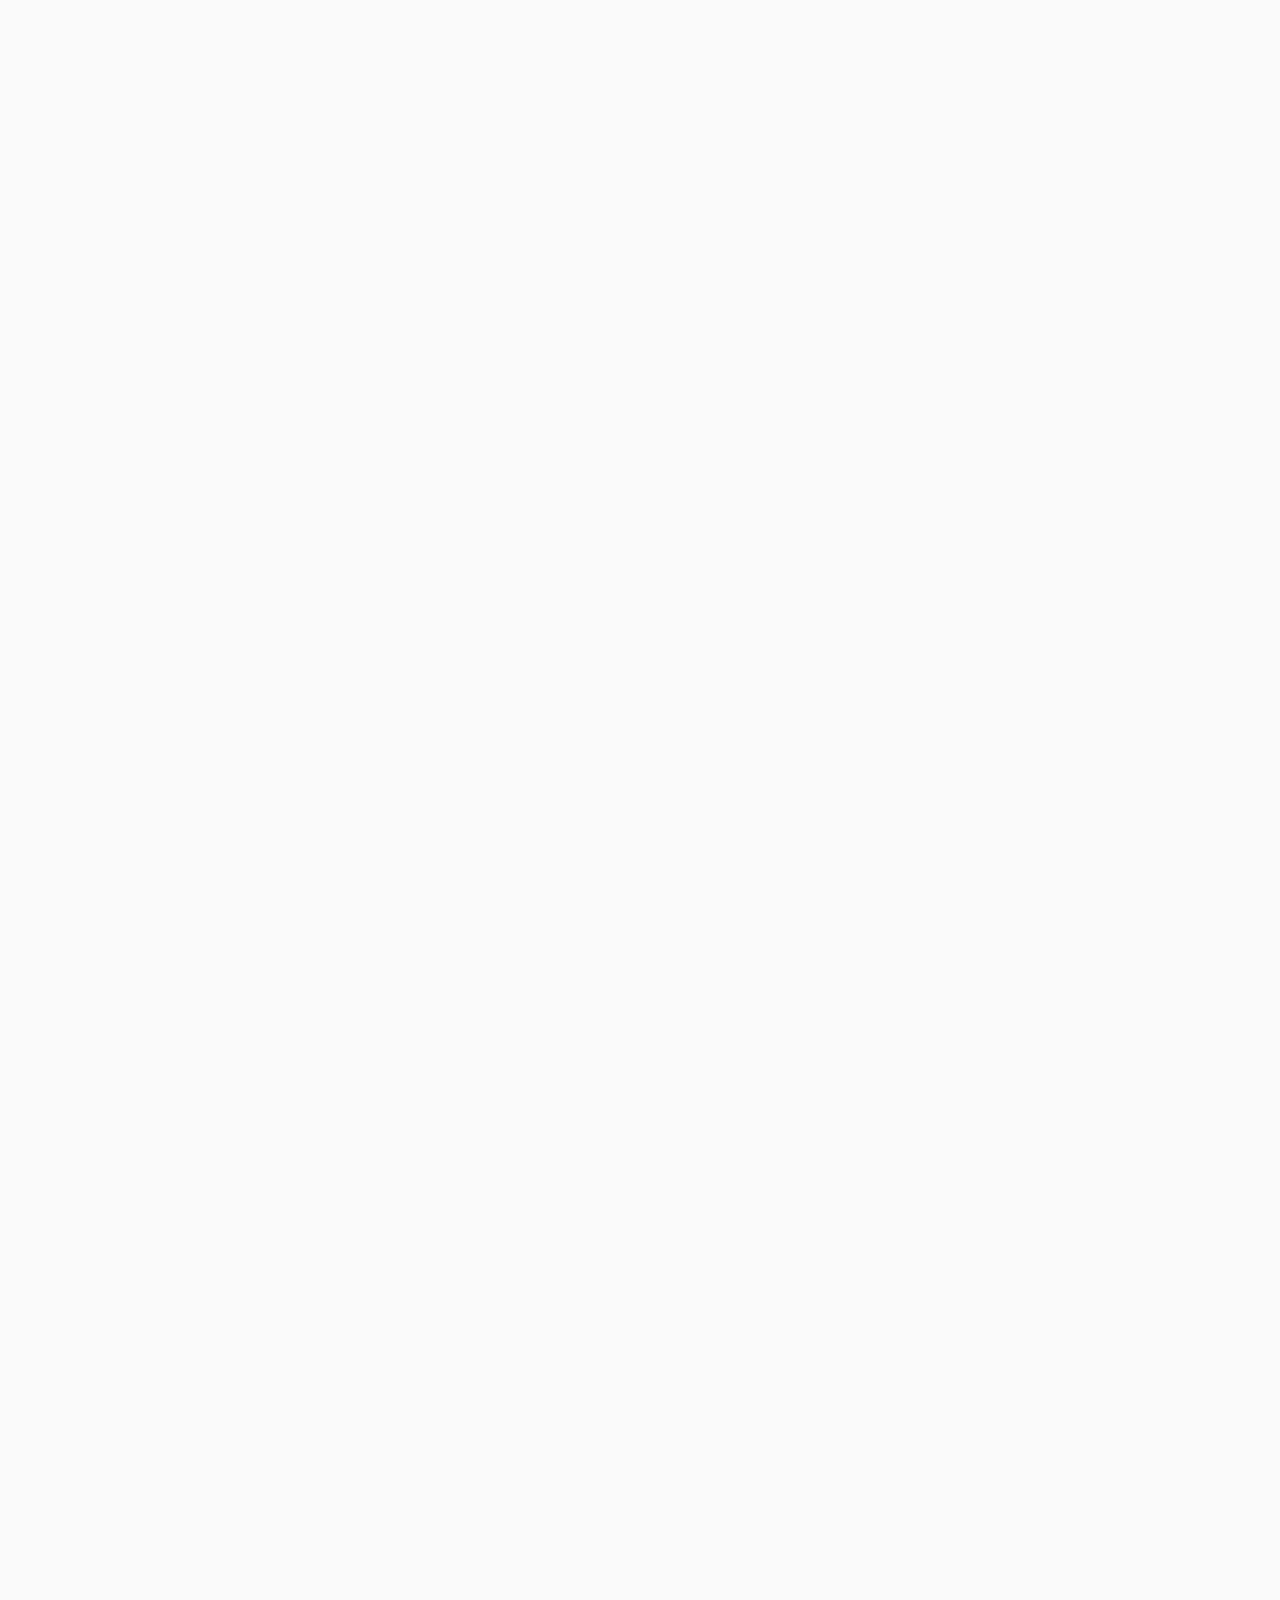
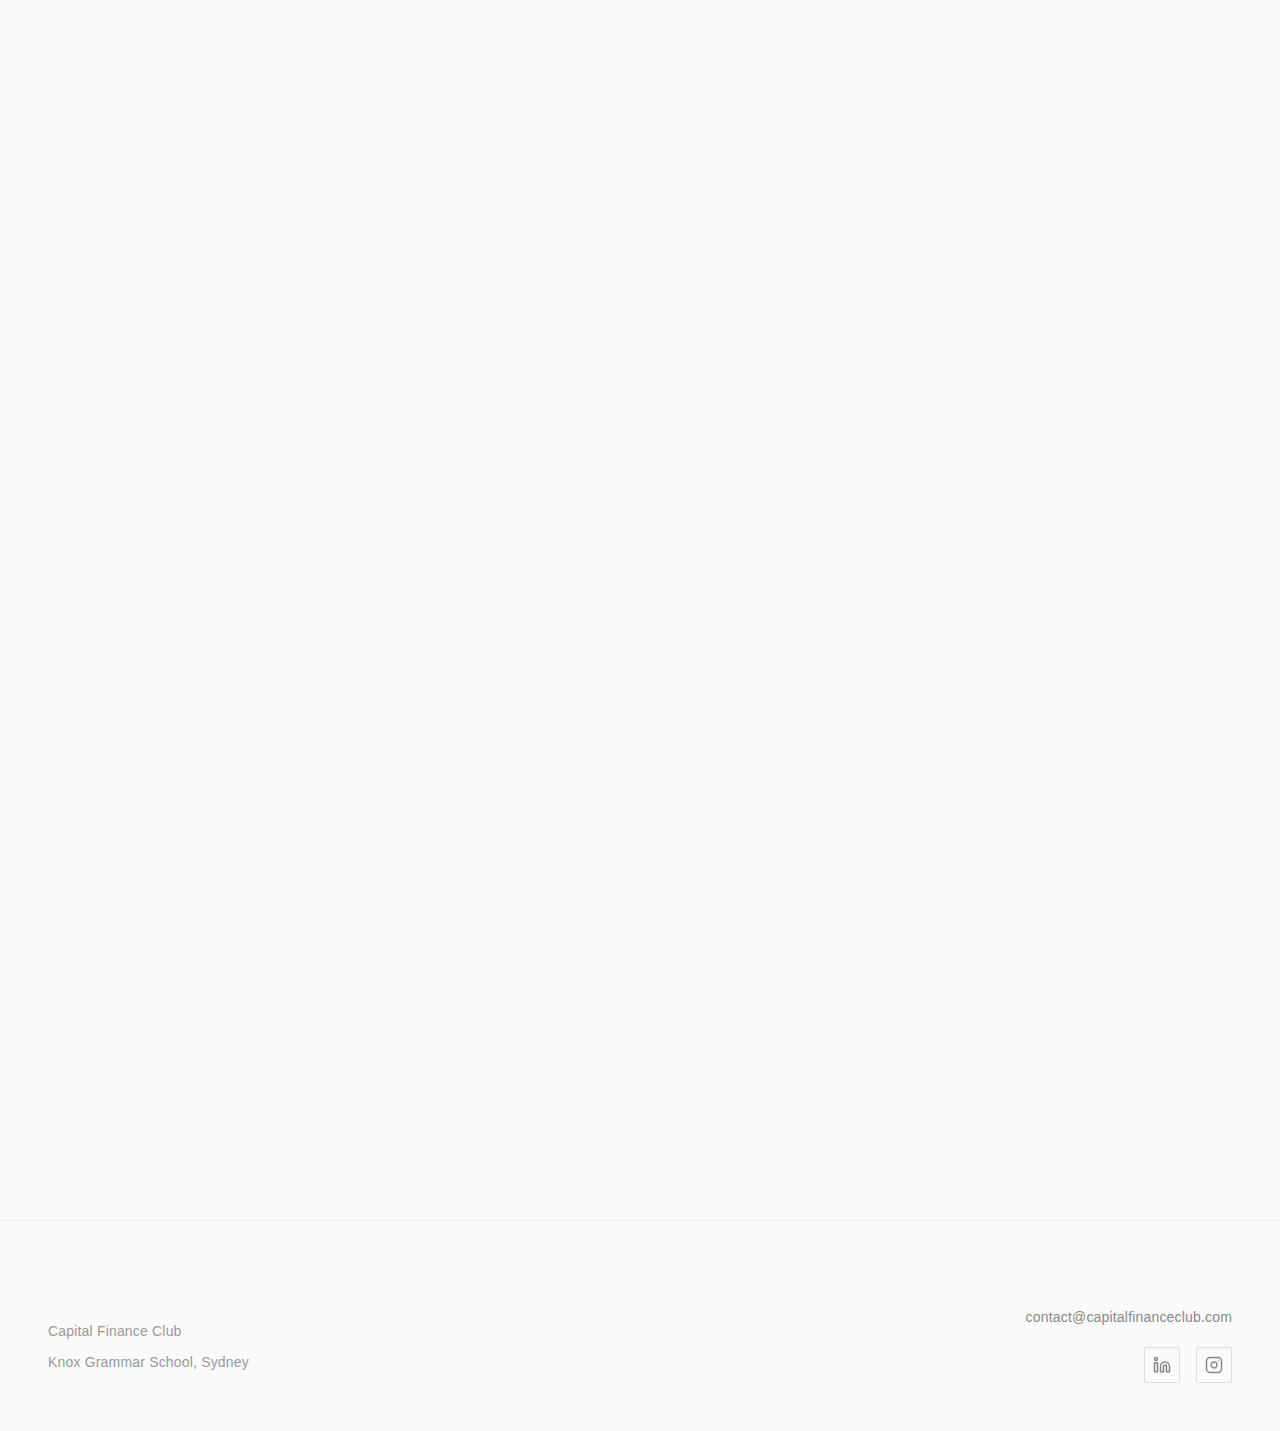
<file: programs.html>
<!DOCTYPE html>
<html lang="en">

<head>
    <script>document.documentElement.classList.add('js');</script>
    <meta charset="UTF-8">
    <meta name="viewport" content="width=device-width, initial-scale=1.0">
    <title>Programs – Capital Finance Club</title>
    <meta name="description"
        content="Modern corporate finance education and applied competition for secondary students, adapted from NYU Stern MBA curriculum.">

    <!-- Canonical URL -->
    <link rel="canonical" href="https://capitalfinanceclub.com/programs.html">

    <!-- Open Graph / Social Sharing -->
    <meta property="og:type" content="website">
    <meta property="og:url" content="https://capitalfinanceclub.com/programs.html">
    <meta property="og:title" content="Programs – Capital Finance Club">
    <meta property="og:description"
        content="Modern corporate finance education and applied competition for secondary students, adapted from NYU Stern MBA curriculum.">
    <meta property="og:image" content="https://capitalfinanceclub.com/cfc-logo.png">

    <!-- Twitter Card -->
    <meta name="twitter:card" content="summary">
    <meta name="twitter:title" content="Programs – Capital Finance Club">
    <meta name="twitter:description"
        content="Modern corporate finance education and applied competition for secondary students, adapted from NYU Stern MBA curriculum.">
    <meta name="twitter:image" content="https://capitalfinanceclub.com/cfc-logo.png">

    <link rel="icon" type="image/png" href="cfc-logo.png">
    <link rel="stylesheet" href="index.css?v=3.0">
</head>

<body>
    <!-- Navigation -->
    <nav id="main-navigation" class="navigation">
        <div class="nav-container">
            <a href="index.html" class="nav-wordmark">
                <img src="cfc-logo.png" alt="Capital Finance Club" class="logo">
            </a>
            <div class="nav-links">
                <a href="index.html" class="nav-link">Home</a>
                <a href="programs.html" class="nav-link active">Programs</a>
                <a href="caplet-challenge.html" class="nav-link">Caplet Challenge</a>
                <a href="knox-business-review.html" class="nav-link">Knox Business Review</a>
                <a href="faq.html" class="nav-link">FAQ</a>
                <a href="https://form.typeform.com/to/L8s0GFUy" class="nav-link nav-apply" target="_blank"
                    rel="noopener noreferrer">Apply</a>
            </div>
        </div>
    </nav>

    <!-- Page Header -->
    <section class="page-header">
        <div class="section-container">
            <h1 class="page-title">Programs</h1>
            <p class="page-subtitle">Structured education and applied competition in corporate finance and asset
                management</p>
        </div>
    </section>

    <!-- Section 1: Corporate Finance Course -->
    <section id="course" class="content-section">
        <div class="section-container">
            <h2 class="section-heading">Modern Asset Management and Corporate Finance</h2>

            <div class="program-meta">
                <div class="meta-item">
                    <span class="meta-label">Audience</span>
                    <span class="meta-value">Years 9–12, no prior finance knowledge required</span>
                </div>
                <div class="meta-item">
                    <span class="meta-label">Academic Foundation</span>
                    <span class="meta-value">Adapted from NYU Stern MBA Corporate Finance (Spring 2025)</span>
                </div>
                <div class="meta-item">
                    <span class="meta-label">Pedagogical Approach</span>
                    <span class="meta-value">Intuition-first, decision-focused, low mathematical intensity</span>
                </div>
                <div class="meta-item">
                    <span class="meta-label">Schedule</span>
                    <span class="meta-value">Weekly sessions during lunchtime</span>
                </div>
            </div>

            <div class="program-description">
                <p>This course provides a structured introduction to corporate finance reasoning and asset management
                    decision-making. The curriculum is adapted from Professor Aswath Damodaran's NYU Stern MBA Corporate
                    Finance course, reframed for secondary students with no prior exposure to finance.</p>

                <p>The course emphasizes conceptual understanding over technical mechanics. Students learn to think
                    about value, risk, and capital allocation through frameworks that prioritize judgment and clarity
                    over mathematical complexity.</p>
            </div>

            <h3 class="subsection-heading">Session Formats</h3>
            <div class="resource-grid">
                <div class="resource-item">
                    <h3>Concept Sessions</h3>
                    <p>Focused workshops on valuation reasoning, risk and return, capital structure, and dividend policy
                    </p>
                </div>
                <div class="resource-item">
                    <h3>Case Walkthroughs</h3>
                    <p>Deep dives into real M&A deals, restructuring scenarios, and corporate strategy decisions</p>
                </div>
                <div class="resource-item">
                    <h3>Guest Speakers</h3>
                    <p>Finance professionals from institutions like PIMCO sharing career pathways and real-world
                        applications</p>
                </div>
            </div>

            <div class="learning-outcomes">
                <h3 class="subsection-heading">Learning Outcomes</h3>
                <p>Students develop competence in:</p>
                <ul class="outcome-list">
                    <li>Valuation reasoning: understanding how and why assets are priced</li>
                    <li>Capital structure logic: evaluating financing decisions and their implications</li>
                    <li>Incentive structures: recognizing how decisions align or misalign stakeholder interests</li>
                    <li>Financial judgment: applying frameworks to ambiguous, real-world scenarios</li>
                </ul>
            </div>
        </div>
    </section>

    <!-- Section 2: Knox Corporate Finance Challenge (Flagship) -->
    <section id="challenge" class="content-section flagship-section">
        <div class="section-container">
            <span class="flagship-badge">Flagship Program</span>
            <h2 class="section-heading">Caplet Challenge</h2>

            <div class="program-description">
                <p>Our flagship applied corporate finance competition where students analyze real ASX-listed companies
                    and construct defensible investment recommendations. This is not a stock-picking contest.
                    Participants are evaluated on reasoning quality, valuation logic, clarity of argument, and
                    demonstrated judgment.</p>

                <p>The challenge is adapted from the capstone project in Professor Aswath Damodaran's NYU Stern MBA
                    Corporate Finance course. Students work in teams of 3–5 to produce a final written
                    report or presentation that synthesizes their analysis.</p>
            </div>

            <div class="hero-actions" style="justify-content: flex-start; margin-top: 32px;">
                <a href="caplet-challenge.html" class="btn btn-primary">View Competition Details</a>
            </div>

            <div class="judging-criteria">
                <h3 class="subsection-heading">Judging Focus</h3>
                <ul class="criteria-list">
                    <li>Reasoning clarity and internal consistency</li>
                    <li>Valuation logic and appropriate use of frameworks</li>
                    <li>Quality of argument and evidence marshaling</li>
                    <li>Demonstrated judgment in handling ambiguity and uncertainty</li>
                </ul>
            </div>

            <!-- Standards and Evaluation -->
            <div class="standards-section">
                <h3 class="subsection-heading">Standards and Evaluation</h3>
                <ul class="standards-list">
                    <li>Assumptions must be explicit and tied to identifiable business drivers</li>
                    <li>Valuations must include sensitivity analysis on thesis-critical inputs</li>
                    <li>Claims must be supported by public, reproducible sources</li>
                    <li>Recommendations must withstand questioning and direct contradiction</li>
                    <li>All quantitative inputs must be traceable to disclosed data</li>
                    <li>Judging is calibrated using shared rubrics and exemplar cases</li>
                </ul>
            </div>

            <div class="ai-policy">
                <h3 class="subsection-heading">Use of AI Tools</h3>
                <p>AI tools are permitted but bounded. Students may use them for data retrieval, formatting assistance,
                    or exploratory research. However, the analysis, valuation logic, and final recommendation must
                    reflect independent judgment. Judgment cannot be outsourced.</p>
                <p>There are no "correct" answers. Students are evaluated on the quality of their reasoning, not
                    alignment with a predetermined outcome.</p>
                <p class="enforcement-text">All AI use must be disclosed. Conclusions must be independently defensible
                    when questioned. Random integrity checks and oral defense may be used to verify original reasoning.
                </p>
            </div>
        </div>
    </section>

    <!-- Section 3: Resources & Support -->
    <section id="resources" class="content-section">
        <div class="section-container">
            <h2 class="section-heading">Resources & Support</h2>

            <div class="program-description">
                <p>Students have access to a curated set of templates, datasets, and reference materials designed to
                    support rigorous analysis without overwhelming complexity.</p>
            </div>

            <div class="resource-grid">
                <div class="resource-item">
                    <h3>Valuation Templates</h3>
                    <p>DCF models, comparable company analysis frameworks, and scenario planning tools</p>
                </div>
                <div class="resource-item">
                    <h3>Capital Structure Templates</h3>
                    <p>Debt capacity assessment, WACC calculations, and leverage policy evaluation frameworks</p>
                </div>
                <div class="resource-item">
                    <h3>Public Data Training</h3>
                    <p>Structured guidance on navigating ASX announcements, financial statements, and regulatory filings
                    </p>
                </div>
                <div class="resource-item">
                    <h3>Past Case Archives</h3>
                    <p>Selected analyses from previous cohorts (when available), illustrating strong reasoning and
                        common pitfalls</p>
                </div>
            </div>
        </div>
    </section>

    <!-- Section 4: Knox Business Review -->
    <section id="kbr" class="content-section">
        <div class="section-container">
            <span class="flagship-badge">Publication</span>
            <h2 class="section-heading">Knox Business Review</h2>

            <div class="program-description">
                <p>The club's flagship publication featuring student research, analysis, and commentary on finance
                    and markets. The Knox Business Review bridges theory and real-world practice, providing a
                    platform for members to publish rigorous, well-reasoned work.</p>
            </div>

            <div class="hero-actions" style="justify-content: flex-start; margin-top: 32px;">
                <a href="knox-business-review.html" class="btn btn-secondary">Learn More</a>
            </div>
        </div>
    </section>

    <!-- Section 5: Growth & Vision -->
    <section id="vision" class="content-section">
        <div class="section-container">
            <h2 class="section-heading">Growth & Vision</h2>

            <div class="program-description">
                <p>Capital Finance Club is currently piloting at Knox Grammar School. The program is designed with
                    documented standards and judge calibration as foundational requirements, ensuring consistency before
                    any consideration of expansion.</p>

                <p>Expansion occurs only through strict adherence to evaluation standards, shared rubrics, and
                    calibrated judging. Quality control takes precedence over growth. There are no informal chapters.
                </p>
            </div>
        </div>
    </section>

    <!-- Apply Section -->
    <section id="apply-section" class="content-section">
        <div class="section-container">
            <p class="section-text apply-text">Participation is selective. Applications are reviewed on a rolling basis.
                <a href="https://form.typeform.com/to/L8s0GFUy" target="_blank" rel="noopener noreferrer"
                    class="apply-link">Apply for participation →</a>
            </p>
        </div>
    </section>

    <footer class="site-footer">
        <div class="footer-container">
            <div class="footer-info">
                <p>Capital Finance Club</p>
                <p>Knox Grammar School, Sydney</p>
            </div>
            <div class="footer-right">
                <div class="footer-contact">
                    <a href="mailto:contact@capitalfinanceclub.com">contact@capitalfinanceclub.com</a>
                </div>
                <div class="footer-socials">
                    <a href="https://linkedin.com/company/capital-finance-club/" target="_blank"
                        rel="noopener noreferrer" class="social-link" aria-label="LinkedIn">
                        <svg xmlns="http://www.w3.org/2000/svg" width="18" height="18" viewBox="0 0 24 24" fill="none"
                            stroke="currentColor" stroke-width="2" stroke-linecap="round" stroke-linejoin="round">
                            <path d="M16 8a6 6 0 0 1 6 6v7h-4v-7a2 2 0 0 0-2-2 2 2 0 0 0-2 2v7h-4v-7a6 6 0 0 1 6-6z">
                            </path>
                            <rect x="2" y="9" width="4" height="12"></rect>
                            <circle cx="4" cy="4" r="2"></circle>
                        </svg>
                    </a>
                    <a href="https://www.instagram.com/cfc.knox/" target="_blank" rel="noopener noreferrer"
                        class="social-link" aria-label="Instagram">
                        <svg xmlns="http://www.w3.org/2000/svg" width="18" height="18" viewBox="0 0 24 24" fill="none"
                            stroke="currentColor" stroke-width="2" stroke-linecap="round" stroke-linejoin="round">
                            <rect x="2" y="2" width="20" height="20" rx="5" ry="5"></rect>
                            <path d="M16 11.37A4 4 0 1 1 12.63 8 4 4 0 0 1 16 11.37z"></path>
                            <line x1="17.5" y1="6.5" x2="17.51" y2="6.5"></line>
                        </svg>
                    </a>
                </div>
            </div>
        </div>
    </footer>

    <script src="script.js?v=3.0"></script>
</body>

</html>
</file>
<file: index.css>
/* ============================================
   CSS RESET & BASE
   ============================================ */

* {
    margin: 0;
    padding: 0;
    box-sizing: border-box;
}

html {
    scroll-padding-top: 80px;
    /* Ensures anchor links don't land behind fixed nav */
}

/* Enable smooth scrolling only when motion is preferred */
@media (prefers-reduced-motion: no-preference) {
    html {
        scroll-behavior: smooth;
    }
}

/* Color scheme variables - Dark Mode (default) */
:root {
    --bg-primary: #1a1a1a;
    --bg-secondary: rgba(255, 255, 255, 0.01);
    --bg-tertiary: rgba(255, 255, 255, 0.03);
    --text-primary: #ffffff;
    --text-secondary: #e8e8e8;
    --text-tertiary: #d0d0d0;
    --text-muted: #c0c0c0;
    --text-dimmed: #a0a0a0;
    --text-faded: #888;
    --text-subtle: #666;
    --border-subtle: rgba(255, 255, 255, 0.04);
    --border-medium: rgba(255, 255, 255, 0.06);
    --border-strong: rgba(255, 255, 255, 0.1);
    --border-accent: rgba(255, 255, 255, 0.15);
    --border-hover: rgba(255, 255, 255, 0.3);
    --grid-color: rgba(255, 255, 255, 0.02);
    --nav-bg: rgba(26, 26, 26, 0.85);
}

/* Light Mode */
@media (prefers-color-scheme: light) {
    :root {
        --bg-primary: #fafafa;
        --bg-secondary: rgba(0, 0, 0, 0.02);
        --bg-tertiary: rgba(0, 0, 0, 0.04);
        --text-primary: #1a1a1a;
        --text-secondary: #2a2a2a;
        --text-tertiary: #3a3a3a;
        --text-muted: #4a4a4a;
        --text-dimmed: #5a5a5a;
        --text-faded: #888;
        --text-subtle: #999;
        --border-subtle: rgba(0, 0, 0, 0.06);
        --border-medium: rgba(0, 0, 0, 0.08);
        --border-strong: rgba(0, 0, 0, 0.12);
        --border-accent: rgba(0, 0, 0, 0.18);
        --border-hover: rgba(0, 0, 0, 0.4);
        --grid-color: rgba(0, 0, 0, 0.03);
        --nav-bg: rgba(250, 250, 250, 0.85);
    }
}

/* Removed duplicate dark mode block - defaults at line 18 already cover this */

body {
    font-family: 'Inter', -apple-system, BlinkMacSystemFont, 'Segoe UI', sans-serif;
    background-color: var(--bg-primary);
    color: var(--text-secondary);
    line-height: 1.7;
    font-size: 18px;
    font-weight: 300;
    letter-spacing: 0.01em;
    -webkit-font-smoothing: antialiased;
    -moz-osx-font-smoothing: grayscale;
    position: relative;
}

/* Subtle coordinate grid background */
body::before {
    content: '';
    position: fixed;
    top: 0;
    left: 0;
    width: 100%;
    height: 100%;
    background-image:
        linear-gradient(var(--grid-color) 1px, transparent 1px),
        linear-gradient(90deg, var(--grid-color) 1px, transparent 1px);
    background-size: 40px 40px;
    pointer-events: none;
    z-index: 0;
    opacity: 0.5;
}

/* Global accessibility: disable all animations for users who prefer reduced motion */
@media (prefers-reduced-motion: reduce) {

    *,
    *::before,
    *::after {
        animation-duration: 0.01ms !important;
        animation-iteration-count: 1 !important;
        transition-duration: 0.01ms !important;
        scroll-behavior: auto !important;
    }
}




/* ============================================
   TYPOGRAPHY SYSTEM
   ============================================ */

h1,
h2,
h3,
h4,
h5,
h6 {
    font-weight: 400;
    color: var(--text-primary);
    letter-spacing: -0.01em;
}

h1 {
    font-size: 64px;
    line-height: 1.1;
    font-weight: 300;
}

h2 {
    font-size: 32px;
    line-height: 1.3;
    font-weight: 400;
}

p {
    color: var(--text-tertiary);
    max-width: 720px;
}

/* ============================================
   NAVIGATION
   ============================================ */

.navigation {
    position: fixed;
    top: 0;
    left: 0;
    width: 100%;
    z-index: 1000;
    background: var(--nav-bg);
    backdrop-filter: blur(12px);
    -webkit-backdrop-filter: blur(12px);
    border-bottom: 1px solid var(--border-medium);
}

.nav-container {
    max-width: 1400px;
    margin: 0 auto;
    padding: 24px 48px;
    display: flex;
    justify-content: space-between;
    align-items: center;
}

.nav-wordmark {
    display: flex;
    align-items: center;
    text-decoration: none;
    transition: opacity 0.3s ease;
}

.nav-wordmark:hover {
    opacity: 0.8;
}

.logo {
    height: 48px;
    width: auto;
}

.nav-links {
    display: flex;
    gap: 32px;
    align-items: center;
}

.nav-link {
    color: var(--text-faded);
    text-decoration: none;
    font-size: 14px;
    font-weight: 400;
    letter-spacing: 0.02em;
    transition: all 0.3s ease;
    position: relative;
    padding: 8px 0;
}

.nav-link::after {
    content: '';
    position: absolute;
    bottom: 0;
    left: 0;
    width: 0;
    height: 1px;
    background: var(--text-primary);
    transition: width 0.3s ease;
}

.nav-link:hover {
    color: var(--text-primary);
}

.nav-link:hover::after {
    width: 100%;
}

.nav-link.active {
    color: var(--text-primary);
}

.nav-link.active::after {
    width: 100%;
}

/* ============================================
   HERO SECTION
   ============================================ */

.hero {
    min-height: 100vh;
    display: flex;
    align-items: center;
    justify-content: center;
    padding: 0 48px;
    position: relative;
    padding-top: 76px;
    /* Offset navigation height visually */
}

.hero-headline {
    font-size: 72px;
    font-weight: 300;
    letter-spacing: -0.02em;
    text-align: center;
    transform: translateY(-5vh);
    /* Slightly above vertical center */
}

/* Progressive enhancement: only animate when JS is available and motion is preferred */
@media (prefers-reduced-motion: no-preference) {
    html.js .hero-headline {
        opacity: 0;
        animation: fadeInHero 1.2s ease-out 0.3s forwards;
    }

    @keyframes fadeInHero {
        from {
            opacity: 0;
            transform: translateY(calc(-5vh + 20px));
        }

        to {
            opacity: 1;
            transform: translateY(-5vh);
        }
    }
}

/* Ensure content visible without JS or with reduced motion */
html:not(.js) .hero-headline {
    opacity: 1;
}

/* Institutional Descriptor */
.institutional-descriptor {
    font-size: 16px;
    color: var(--text-dimmed);
    margin-top: 24px;
    margin-bottom: 32px;
    max-width: 600px;
    margin-left: auto;
    margin-right: auto;
    font-weight: 300;
    letter-spacing: 0.01em;
}

@media (prefers-reduced-motion: no-preference) {
    html.js .institutional-descriptor {
        opacity: 0;
        animation: fadeInHero 1.2s ease-out 0.6s forwards;
    }
}

html:not(.js) .institutional-descriptor {
    opacity: 1;
}

/* Hero Actions */
.hero-actions {
    margin-top: 32px;
    display: flex;
    gap: 24px;
    justify-content: center;
}

@media (prefers-reduced-motion: no-preference) {
    html.js .hero-actions {
        opacity: 0;
        animation: fadeInHero 1.2s ease-out 0.9s forwards;
    }
}

html:not(.js) .hero-actions {
    opacity: 1;
}

/* Orientation Band */
.orientation-band {
    padding: 60px 48px;
    border-top: 1px solid var(--border-subtle);
    border-bottom: 1px solid var(--border-subtle);
    background: var(--bg-secondary);
}

.orientation-items {
    max-width: 1200px;
    margin: 0 auto;
    display: flex;
    flex-wrap: wrap;
    gap: 48px;
    justify-content: center;
}

.orientation-item {
    display: flex;
    flex-direction: column;
    gap: 8px;
    text-align: center;
    min-width: 200px;
}

.orientation-label {
    font-size: 11px;
    text-transform: uppercase;
    letter-spacing: 0.1em;
    color: var(--text-subtle);
    font-weight: 500;
}

.orientation-value {
    font-size: 15px;
    color: var(--text-tertiary);
    line-height: 1.5;
}

/* Apply Section & Link */
.apply-text {
    text-align: center;
}

.apply-link {
    color: var(--text-primary);
    text-decoration: none;
    font-weight: 400;
    transition: opacity 0.3s ease;
    white-space: nowrap;
}

.apply-link:hover {
    opacity: 0.7;
}

/* Standards List */
.standards-section {
    margin-top: 48px;
}

.standards-list {
    list-style: none;
    padding: 0;
    margin: 24px 0;
}

.standards-list li {
    font-size: 16px;
    color: var(--text-muted);
    margin-bottom: 12px;
    padding-left: 24px;
    position: relative;
}

.standards-list li::before {
    content: '—';
    position: absolute;
    left: 0;
    color: var(--text-subtle);
}

/* Enforcement Text */
.enforcement-text {
    margin-top: 16px;
    padding-top: 16px;
    border-top: 1px solid var(--border-subtle);
    font-size: 15px;
    color: var(--text-dimmed);
}

@media (max-width: 768px) {
    .orientation-items {
        flex-direction: column;
        gap: 32px;
    }

    .orientation-item {
        text-align: left;
    }

    .institutional-descriptor {
        font-size: 14px;
    }
}

/* ============================================
   CONTENT SECTIONS
   ============================================ */

.content-section {
    padding: 140px 48px;
    position: relative;
    z-index: 1;
}

.section-container {
    max-width: 1200px;
    margin: 0 auto;
}

.section-heading {
    margin-bottom: 32px;
    font-size: 28px;
    font-weight: 400;
    letter-spacing: 0;
}

.section-text {
    font-size: 18px;
    line-height: 1.8;
    color: var(--text-muted);
    max-width: 720px;
}

/* Subtle fade in on scroll - progressive enhancement */
@media (prefers-reduced-motion: no-preference) {
    html.js .content-section {
        opacity: 0;
        transform: translateY(30px);
        transition: opacity 0.8s ease-out, transform 0.8s ease-out;
    }

    html.js .content-section.visible {
        opacity: 1;
        transform: translateY(0);
    }
}

/* Ensure content visible without JS or with reduced motion */
html:not(.js) .content-section {
    opacity: 1;
    transform: none;
}

/* ============================================
   SPACING & RHYTHM
   ============================================ */

section+section {
    border-top: 1px solid var(--border-subtle);
}

/* ============================================
   RESPONSIVE ADJUSTMENTS
   ============================================ */

@media (max-width: 1024px) {
    .hero-headline {
        font-size: 56px;
    }

    .section-heading {
        font-size: 24px;
    }

    .nav-container {
        padding: 20px 32px;
    }

    .content-section {
        padding: 100px 32px;
    }
}

@media (max-width: 768px) {
    body {
        font-size: 16px;
    }

    .hero-headline {
        font-size: 42px;
    }

    .section-heading {
        font-size: 22px;
    }

    .nav-container {
        flex-direction: column;
        gap: 20px;
        padding: 20px 24px;
    }

    .nav-links {
        gap: 20px;
        font-size: 13px;
        width: 100%;
        justify-content: center;
    }

    .content-section {
        padding: 80px 24px;
    }

    .logo {
        height: 30px;
    }

    .footer-container {
        flex-direction: column;
        align-items: flex-start;
        gap: 32px;
    }

    .footer-right {
        width: 100%;
        align-items: flex-start;
    }
}

/* ============================================
   SUBTLE ENHANCEMENTS
   ============================================ */

::selection {
    background: var(--bg-tertiary);
    color: var(--text-primary);
}

::-webkit-scrollbar {
    width: 8px;
}

::-webkit-scrollbar-track {
    background: var(--bg-primary);
}

::-webkit-scrollbar-thumb {
    background: var(--border-accent);
    border-radius: 4px;
}

::-webkit-scrollbar-thumb:hover {
    background: var(--border-hover);
}

/* ============================================
   NEW COMPONENTS & LAYOUTS
   ============================================ */

/* Buttons - duplicate definition removed, consolidated above */

.btn {
    display: inline-block;
    padding: 12px 32px;
    font-size: 15px;
    text-decoration: none;
    letter-spacing: 0.02em;
    transition: all 0.3s ease;
    border-radius: 2px;
}

.btn-primary {
    color: var(--text-primary);
    border: 1px solid var(--border-accent);
    background: transparent;
}

.btn-primary:hover {
    border-color: var(--text-primary);
    background: var(--bg-tertiary);
}

.btn-secondary {
    color: var(--text-dimmed);
    padding-left: 0;
    padding-right: 0;
}

.btn-secondary:hover {
    color: var(--text-primary);
}

/* 3-Column Grid */
.grid-3 {
    display: grid;
    grid-template-columns: repeat(3, 1fr);
    gap: 48px;
    margin-top: 48px;
}

.grid-item h3 {
    font-size: 18px;
    font-weight: 500;
    color: var(--text-primary);
    margin-bottom: 16px;
    opacity: 0.9;
}

.grid-item p {
    font-size: 16px;
    line-height: 1.6;
    color: var(--text-dimmed);
}

.flagship-label {
    display: inline-block;
    font-size: 11px;
    text-transform: uppercase;
    letter-spacing: 0.08em;
    color: var(--text-faded);
    margin-bottom: 8px;
    border: 1px solid var(--border-accent);
    padding: 2px 6px;
    border-radius: 2px;
}

.text-list {
    list-style: none;
    padding: 0;
    margin: 0;
}

.text-list li {
    font-size: 16px;
    color: var(--text-muted);
    margin-bottom: 8px;
    position: relative;
    padding-left: 0;
}

/* Footer */
.site-footer {
    padding: 80px 48px 48px;
    border-top: 1px solid var(--border-subtle);
}

.footer-container {
    max-width: 1200px;
    margin: 0 auto;
    display: flex;
    justify-content: space-between;
    align-items: flex-end;
}

.footer-info p {
    font-size: 14px;
    color: var(--text-subtle);
    margin-bottom: 8px;
}

.footer-right {
    display: flex;
    flex-direction: column;
    gap: 16px;
    align-items: flex-end;
}

.footer-contact a {
    font-size: 14px;
    color: var(--text-faded);
    text-decoration: none;
    transition: color 0.3s ease;
}

.footer-contact a:hover {
    color: var(--text-primary);
}

.footer-socials {
    display: flex;
    gap: 16px;
    align-items: center;
}

.social-link {
    display: flex;
    align-items: center;
    justify-content: center;
    width: 36px;
    height: 36px;
    color: var(--text-faded);
    border: 1px solid var(--border-strong);
    border-radius: 2px;
    transition: all 0.3s ease;
    text-decoration: none;
}

.social-link:hover {
    color: var(--text-primary);
    border-color: var(--border-hover);
    background: var(--bg-tertiary);
}

.social-link svg {
    width: 18px;
    height: 18px;
}

/* Responsive Grid */
@media (max-width: 768px) {
    .grid-3 {
        grid-template-columns: 1fr;
        gap: 40px;
    }

    .hero-actions {
        flex-direction: column;
        align-items: center;
        gap: 16px;
    }

    .footer-container {
        flex-direction: column;
        align-items: flex-start;
        gap: 24px;
    }
}

/* ============================================
   PROGRAMS PAGE SPECIFIC STYLES
   ============================================ */

/* Page Header */
.page-header {
    padding: 180px 48px 100px;
    position: relative;
    z-index: 1;
}

.page-title {
    font-size: 48px;
    font-weight: 300;
    letter-spacing: -0.02em;
    margin-bottom: 16px;
}

.page-subtitle {
    font-size: 18px;
    color: var(--text-dimmed);
    max-width: 640px;
}

/* Program Metadata */
.program-meta {
    display: grid;
    grid-template-columns: repeat(auto-fit, minmax(280px, 1fr));
    gap: 32px;
    margin: 32px 0;
    padding: 32px;
    border: 1px solid var(--border-medium);
    border-radius: 2px;
    background: var(--bg-secondary);
}

.meta-item {
    display: flex;
    flex-direction: column;
    gap: 8px;
}

.meta-label {
    font-size: 12px;
    text-transform: uppercase;
    letter-spacing: 0.08em;
    color: var(--text-faded);
}

.meta-value {
    font-size: 16px;
    color: var(--text-tertiary);
    line-height: 1.5;
}

/* Program Description */
.program-description {
    margin: 32px 0;
}

.program-description p {
    margin-bottom: 20px;
    line-height: 1.8;
}

/* Subsection Headings */
.subsection-heading {
    font-size: 20px;
    font-weight: 500;
    margin-top: 48px;
    margin-bottom: 20px;
    color: var(--text-primary);
}

/* Learning Outcomes */
.learning-outcomes {
    margin-top: 48px;
}

.outcome-list {
    list-style: none;
    padding: 0;
    margin: 24px 0;
}

.outcome-list li {
    font-size: 16px;
    color: var(--text-muted);
    margin-bottom: 12px;
    padding-left: 24px;
    position: relative;
}

.outcome-list li::before {
    content: '—';
    position: absolute;
    left: 0;
    color: var(--text-subtle);
}

/* Flagship Section */
.flagship-section {
    background: var(--bg-secondary);
    border-top: 1px solid var(--border-medium);
    border-bottom: 1px solid var(--border-medium);
}

.flagship-badge {
    display: inline-block;
    font-size: 11px;
    text-transform: uppercase;
    letter-spacing: 0.08em;
    color: var(--text-faded);
    margin-bottom: 16px;
    border: 1px solid var(--border-accent);
    padding: 4px 10px;
    border-radius: 2px;
}

/* Timeline Grid */
.timeline-grid {
    display: grid;
    grid-template-columns: repeat(auto-fit, minmax(300px, 1fr));
    gap: 32px;
    margin: 32px 0;
}

.timeline-item {
    padding: 24px;
    border: 1px solid var(--border-subtle);
    border-radius: 2px;
    background: var(--bg-secondary);
}

.week-label {
    display: block;
    font-size: 11px;
    text-transform: uppercase;
    letter-spacing: 0.08em;
    color: var(--text-subtle);
    margin-bottom: 12px;
}

.timeline-item h4 {
    font-size: 16px;
    font-weight: 500;
    color: var(--text-primary);
    margin-bottom: 12px;
}

.timeline-item p {
    font-size: 15px;
    color: var(--text-dimmed);
    line-height: 1.6;
}

/* Criteria List */
.criteria-list {
    list-style: none;
    padding: 0;
    margin: 24px 0;
}

.criteria-list li {
    font-size: 16px;
    color: var(--text-muted);
    margin-bottom: 12px;
    padding-left: 24px;
    position: relative;
}

.criteria-list li::before {
    content: '•';
    position: absolute;
    left: 0;
    color: var(--text-subtle);
    font-size: 20px;
    line-height: 1;
}

/* AI Policy Block */
.ai-policy {
    margin-top: 48px;
    padding: 32px;
    border-left: 2px solid var(--border-strong);
    background: var(--bg-secondary);
}

.ai-policy p {
    margin-bottom: 16px;
}

.ai-policy p:last-child {
    margin-bottom: 0;
}

/* Resource Grid */
.resource-grid {
    display: grid;
    grid-template-columns: repeat(auto-fit, minmax(280px, 1fr));
    gap: 32px;
    margin: 32px 0;
}

.resource-item {
    padding: 28px;
    border: 1px solid var(--border-subtle);
    border-radius: 2px;
    background: var(--bg-secondary);
}

.resource-item h3 {
    font-size: 17px;
    font-weight: 500;
    color: var(--text-primary);
    margin-bottom: 12px;
}

.resource-item p {
    font-size: 15px;
    color: var(--text-dimmed);
    line-height: 1.6;
}

/* Programs Page Responsive */
@media (max-width: 1024px) {
    .page-title {
        font-size: 40px;
    }

    .timeline-grid,
    .resource-grid {
        grid-template-columns: 1fr;
    }
}

@media (max-width: 768px) {
    .page-header {
        padding: 140px 24px 80px;
    }

    .page-title {
        font-size: 32px;
    }

    .page-subtitle {
        font-size: 16px;
    }

    .program-meta {
        grid-template-columns: 1fr;
        padding: 24px;
    }

    .ai-policy {
        padding: 24px;
    }

    .resource-item {
        padding: 24px;
    }
}
</file>
